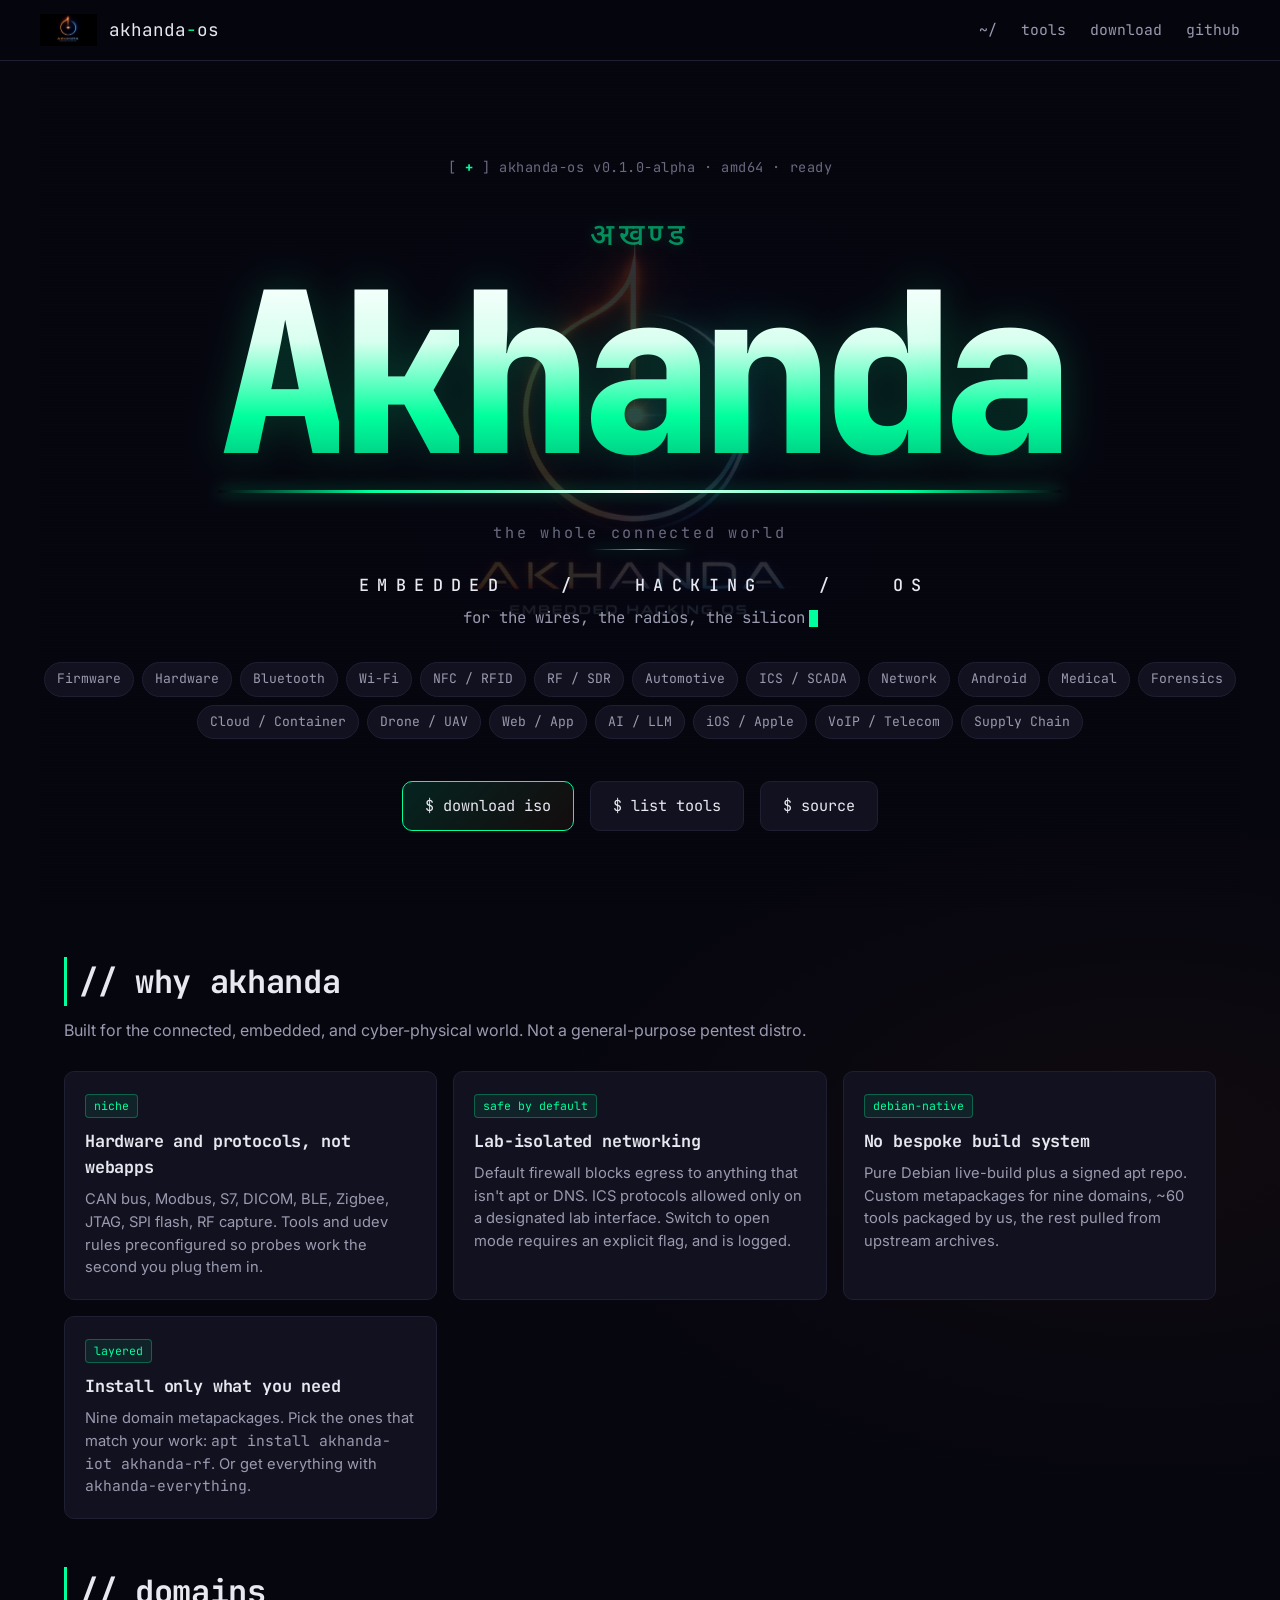
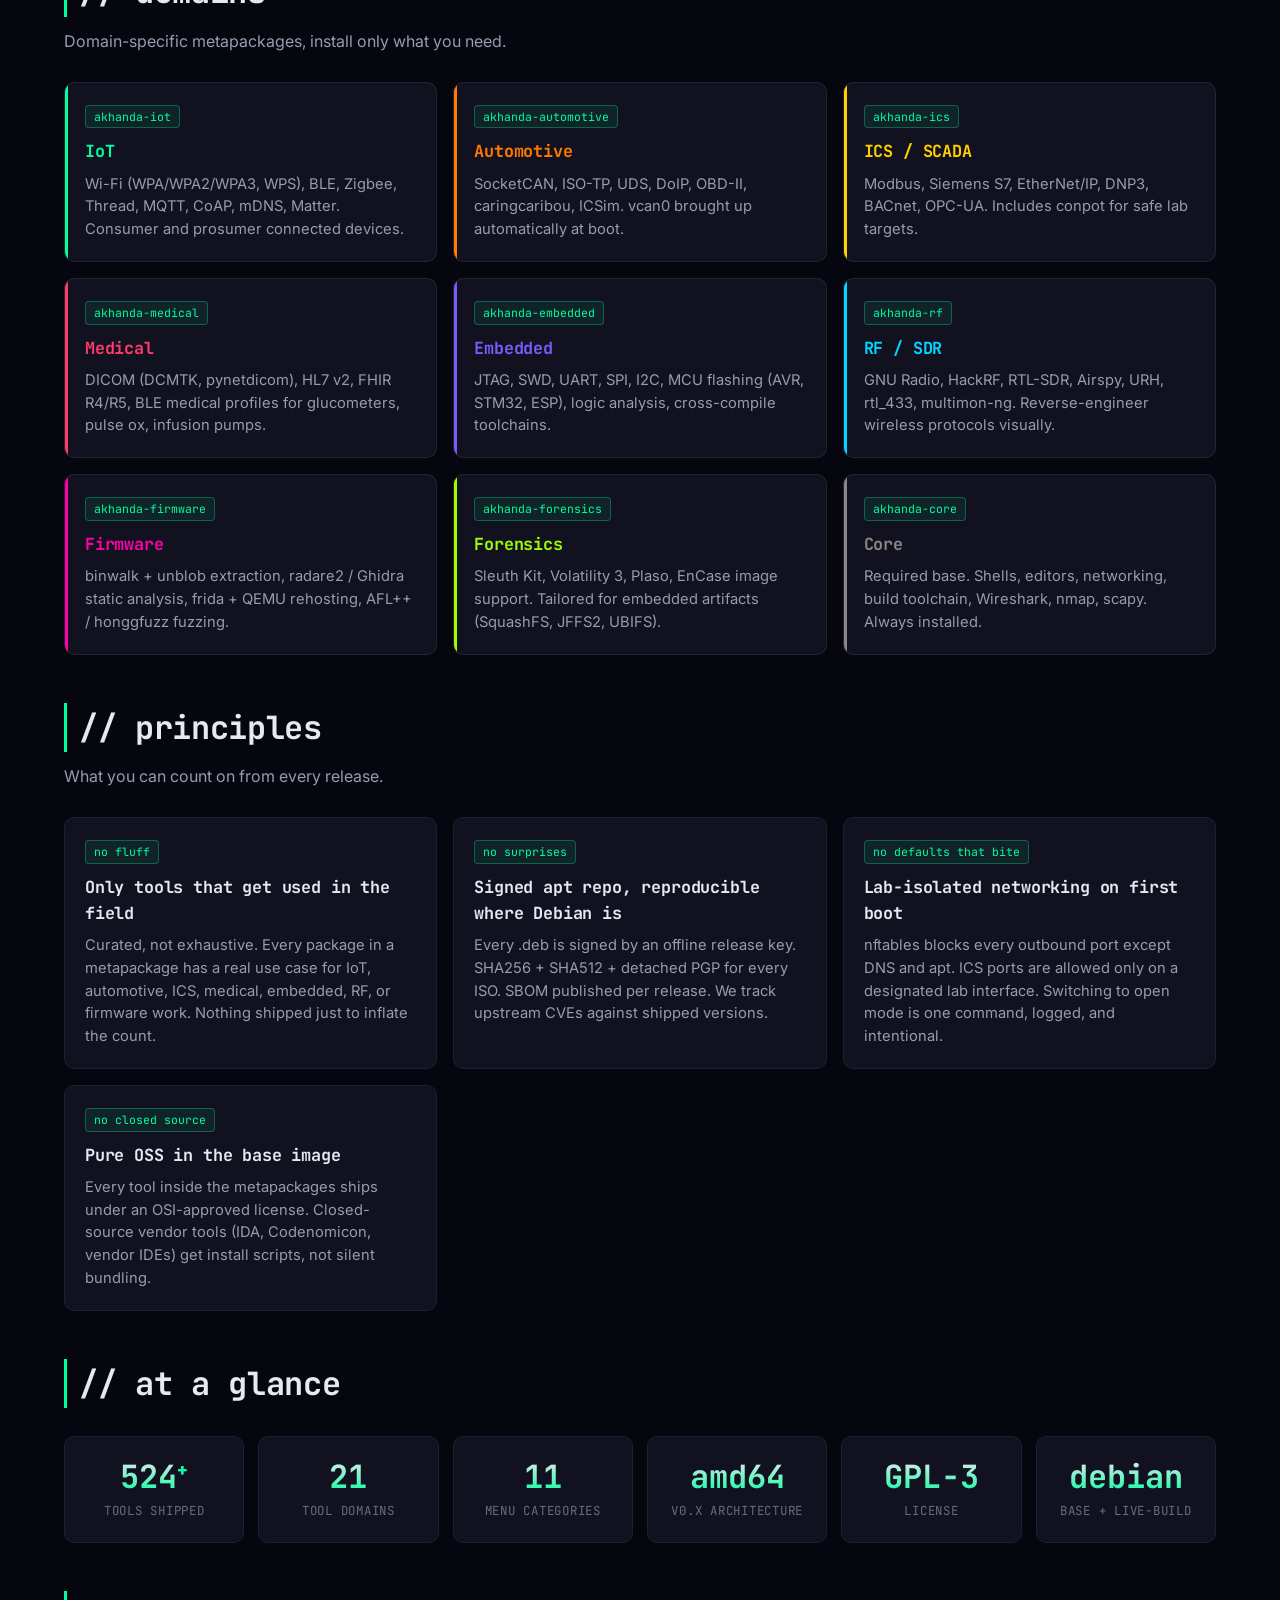
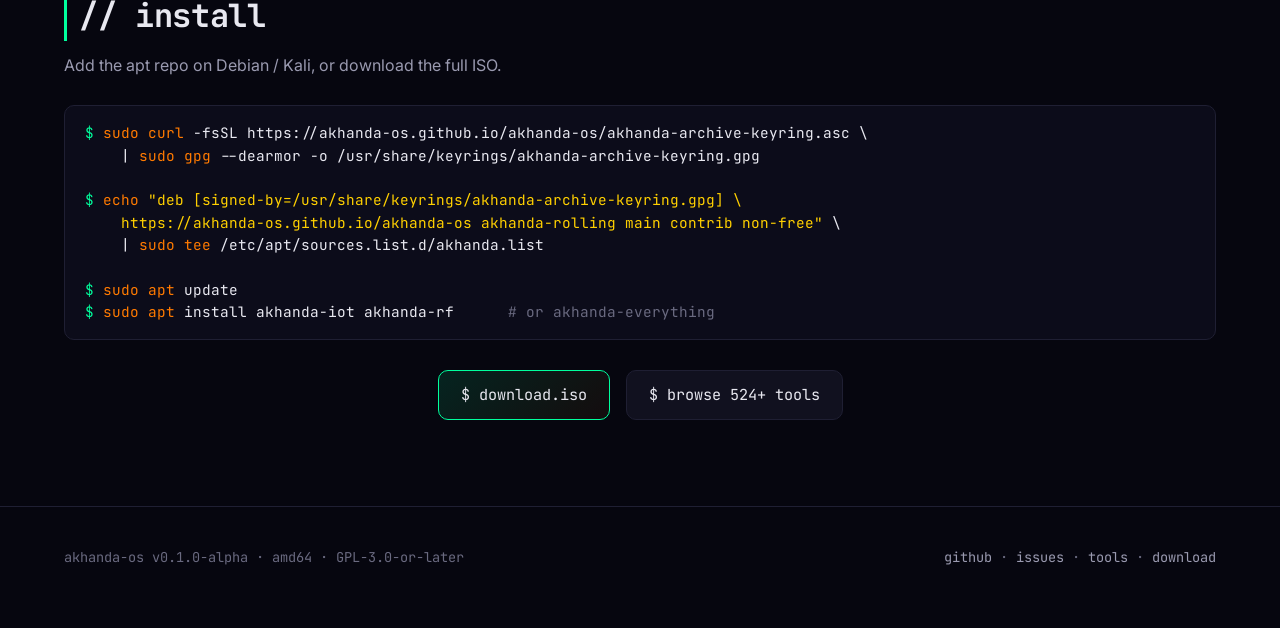
<file: index.html>
<!doctype html>
<html lang="en">
<head>
  <meta charset="utf-8">
  <meta name="viewport" content="width=device-width, initial-scale=1">
  <title>akhanda-os | Embedded Hacking OS</title>
  <meta name="description" content="Debian-based live security distribution for IoT, automotive, ICS, medical, embedded, RF, firmware, and supply-chain security work.">
  <meta property="og:title"       content="akhanda-os">
  <meta property="og:description" content="524+ tools across 21 domains for IoT, automotive, ICS, medical, embedded, RF, firmware, supply-chain.">
  <meta property="og:image"       content="https://akhanda-os.github.io/assets/img/akhanda.png">
  <meta property="og:type"        content="website">
  <meta name="theme-color" content="#06060f">
  <link rel="icon" type="image/png" href="assets/img/akhanda.png">
  <link rel="preconnect" href="https://fonts.googleapis.com">
  <link rel="preconnect" href="https://fonts.gstatic.com" crossorigin>
  <link rel="stylesheet" href="https://fonts.googleapis.com/css2?family=JetBrains+Mono:wght@400;500;600;700;900&family=Inter:wght@400;500;600&family=Noto+Sans+Devanagari:wght@500;600&family=Noto+Sans+Bengali:wght@500&family=Noto+Sans+Gujarati:wght@500&family=Noto+Sans+Gurmukhi:wght@500&family=Noto+Sans+Tamil:wght@500&family=Noto+Sans+Telugu:wght@500&family=Noto+Sans+Kannada:wght@500&family=Noto+Sans+Malayalam:wght@500&family=Noto+Sans+Oriya:wght@500&family=Noto+Naskh+Arabic:wght@500&family=Noto+Nastaliq+Urdu:wght@500&display=swap">
  <link rel="stylesheet" href="assets/css/style.css">
</head>
<body>


  <header class="site">
    <div class="container nav">
      <a class="brand" href="/">
        <img src="assets/img/akhanda.png" alt="">
        <span>akhanda<span class="dot">-</span>os</span>
      </a>
      <nav class="nav-links">
        <a href="/">~/</a>
        <a href="tools.html">tools</a>
        <a href="download.html">download</a>
        <a href="https://github.com/akhanda-os/akhanda-os" target="_blank" rel="noopener">github</a>
      </nav>
    </div>
  </header>

  <main>
    <section class="hero container">
      <div class="boot-line">[ <span class="ok">+</span> ] akhanda-os v0.1.0-alpha &middot; amd64 &middot; ready</div>

      <div class="sanskrit" lang="sa" aria-hidden="true">अखण्ड</div>

      <h1 class="wordmark" aria-label="Akhanda">
        <span>A</span><span>k</span><span>h</span><span>a</span><span>n</span><span>d</span><span>a</span>
        <span class="underbar" aria-hidden="true"></span>
      </h1>

      <p class="meaning">the whole connected world</p>

      <div class="rule"></div>

      <div class="subtitle">EMBEDDED &nbsp; / &nbsp; HACKING &nbsp; / &nbsp; OS</div>
      <p class="tagline">for the wires, the radios, the silicon<span class="cursor"></span></p>

      <div class="domains">
        <span class="pill">Firmware</span>
        <span class="pill">Hardware</span>
        <span class="pill">Bluetooth</span>
        <span class="pill">Wi-Fi</span>
        <span class="pill">NFC / RFID</span>
        <span class="pill">RF / SDR</span>
        <span class="pill">Automotive</span>
        <span class="pill">ICS / SCADA</span>
        <span class="pill">Network</span>
        <span class="pill">Android</span>
        <span class="pill">Medical</span>
        <span class="pill">Forensics</span>
                <span class="pill">Cloud / Container</span>
        <span class="pill">Drone / UAV</span>
        <span class="pill">Web / App</span>
        <span class="pill">AI / LLM</span>
        <span class="pill">iOS / Apple</span>
        <span class="pill">VoIP / Telecom</span>
        <span class="pill">Supply Chain</span>
      </div>

      <div class="cta-row">
        <a class="cta primary" href="download.html">$ download iso</a>
        <a class="cta" href="tools.html">$ list tools</a>
        <a class="cta" href="https://github.com/akhanda-os/akhanda-os" target="_blank" rel="noopener">$ source</a>
      </div>
    </section>

    <section class="container">
      <h2>// why akhanda</h2>
      <p class="section-sub">Built for the connected, embedded, and cyber-physical world. Not a general-purpose pentest distro.</p>

      <div class="grid grid-2">
        <article class="card">
          <span class="tag">niche</span>
          <h3>Hardware and protocols, not webapps</h3>
          <p>CAN bus, Modbus, S7, DICOM, BLE, Zigbee, JTAG, SPI flash, RF capture. Tools and udev rules preconfigured so probes work the second you plug them in.</p>
        </article>
        <article class="card">
          <span class="tag">safe by default</span>
          <h3>Lab-isolated networking</h3>
          <p>Default firewall blocks egress to anything that isn't apt or DNS. ICS protocols allowed only on a designated lab interface. Switch to open mode requires an explicit flag, and is logged.</p>
        </article>
        <article class="card">
          <span class="tag">debian-native</span>
          <h3>No bespoke build system</h3>
          <p>Pure Debian live-build plus a signed apt repo. Custom metapackages for nine domains, ~60 tools packaged by us, the rest pulled from upstream archives.</p>
        </article>
        <article class="card">
          <span class="tag">layered</span>
          <h3>Install only what you need</h3>
          <p>Nine domain metapackages. Pick the ones that match your work: <code class="mono">apt install akhanda-iot akhanda-rf</code>. Or get everything with <code class="mono">akhanda-everything</code>.</p>
        </article>
      </div>
    </section>

    <section class="container">
      <h2>// domains</h2>
      <p class="section-sub">Domain-specific metapackages, install only what you need.</p>

      <div class="grid grid-3" id="domain-grid">
        <article class="card domain" style="--c:#00ff9d">
          <span class="tag">akhanda-iot</span>
          <h3>IoT</h3>
          <p>Wi-Fi (WPA/WPA2/WPA3, WPS), BLE, Zigbee, Thread, MQTT, CoAP, mDNS, Matter. Consumer and prosumer connected devices.</p>
        </article>
        <article class="card domain" style="--c:#ff7a00">
          <span class="tag">akhanda-automotive</span>
          <h3>Automotive</h3>
          <p>SocketCAN, ISO-TP, UDS, DoIP, OBD-II, caringcaribou, ICSim. vcan0 brought up automatically at boot.</p>
        </article>
        <article class="card domain" style="--c:#ffd000">
          <span class="tag">akhanda-ics</span>
          <h3>ICS / SCADA</h3>
          <p>Modbus, Siemens S7, EtherNet/IP, DNP3, BACnet, OPC-UA. Includes conpot for safe lab targets.</p>
        </article>
        <article class="card domain" style="--c:#ff3b6b">
          <span class="tag">akhanda-medical</span>
          <h3>Medical</h3>
          <p>DICOM (DCMTK, pynetdicom), HL7 v2, FHIR R4/R5, BLE medical profiles for glucometers, pulse ox, infusion pumps.</p>
        </article>
        <article class="card domain" style="--c:#7a5cff">
          <span class="tag">akhanda-embedded</span>
          <h3>Embedded</h3>
          <p>JTAG, SWD, UART, SPI, I2C, MCU flashing (AVR, STM32, ESP), logic analysis, cross-compile toolchains.</p>
        </article>
        <article class="card domain" style="--c:#00d6ff">
          <span class="tag">akhanda-rf</span>
          <h3>RF / SDR</h3>
          <p>GNU Radio, HackRF, RTL-SDR, Airspy, URH, rtl_433, multimon-ng. Reverse-engineer wireless protocols visually.</p>
        </article>
        <article class="card domain" style="--c:#ff00aa">
          <span class="tag">akhanda-firmware</span>
          <h3>Firmware</h3>
          <p>binwalk + unblob extraction, radare2 / Ghidra static analysis, frida + QEMU rehosting, AFL++ / honggfuzz fuzzing.</p>
        </article>
        <article class="card domain" style="--c:#9bff00">
          <span class="tag">akhanda-forensics</span>
          <h3>Forensics</h3>
          <p>Sleuth Kit, Volatility 3, Plaso, EnCase image support. Tailored for embedded artifacts (SquashFS, JFFS2, UBIFS).</p>
        </article>
        <article class="card domain" style="--c:#888888">
          <span class="tag">akhanda-core</span>
          <h3>Core</h3>
          <p>Required base. Shells, editors, networking, build toolchain, Wireshark, nmap, scapy. Always installed.</p>
        </article>
      </div>
    </section>

    <section class="container">
      <h2>// principles</h2>
      <p class="section-sub">What you can count on from every release.</p>
      <div class="grid grid-2">
        <article class="card"><span class="tag">no fluff</span>
          <h3>Only tools that get used in the field</h3>
          <p>Curated, not exhaustive. Every package in a metapackage has a real use case for IoT, automotive, ICS, medical, embedded, RF, or firmware work. Nothing shipped just to inflate the count.</p>
        </article>
        <article class="card"><span class="tag">no surprises</span>
          <h3>Signed apt repo, reproducible where Debian is</h3>
          <p>Every .deb is signed by an offline release key. SHA256 + SHA512 + detached PGP for every ISO. SBOM published per release. We track upstream CVEs against shipped versions.</p>
        </article>
        <article class="card"><span class="tag">no defaults that bite</span>
          <h3>Lab-isolated networking on first boot</h3>
          <p>nftables blocks every outbound port except DNS and apt. ICS ports are allowed only on a designated lab interface. Switching to open mode is one command, logged, and intentional.</p>
        </article>
        <article class="card"><span class="tag">no closed source</span>
          <h3>Pure OSS in the base image</h3>
          <p>Every tool inside the metapackages ships under an OSI-approved license. Closed-source vendor tools (IDA, Codenomicon, vendor IDEs) get install scripts, not silent bundling.</p>
        </article>
      </div>
    </section>

    <section class="container">
      <h2>// at a glance</h2>
      <div class="stats">
        <div class="stat"><div class="n">524<sup>+</sup></div><div class="l">tools shipped</div></div>
        <div class="stat"><div class="n">21</div><div class="l">tool domains</div></div>
        <div class="stat"><div class="n">11</div><div class="l">menu categories</div></div>
        <div class="stat"><div class="n">amd64</div><div class="l">v0.x architecture</div></div>
        <div class="stat"><div class="n">GPL-3</div><div class="l">license</div></div>
        <div class="stat"><div class="n">debian</div><div class="l">base + live-build</div></div>
      </div>
    </section>

    <section class="container">
      <h2>// install</h2>
      <p class="section-sub">Add the apt repo on Debian / Kali, or download the full ISO.</p>
<pre><span class="prompt">$</span> <span class="k">sudo curl</span> -fsSL https://akhanda-os.github.io/akhanda-os/akhanda-archive-keyring.asc \
    | <span class="k">sudo gpg</span> --dearmor -o /usr/share/keyrings/akhanda-archive-keyring.gpg

<span class="prompt">$</span> <span class="k">echo</span> <span class="s">"deb [signed-by=/usr/share/keyrings/akhanda-archive-keyring.gpg] \
    https://akhanda-os.github.io/akhanda-os akhanda-rolling main contrib non-free"</span> \
    | <span class="k">sudo tee</span> /etc/apt/sources.list.d/akhanda.list

<span class="prompt">$</span> <span class="k">sudo apt</span> update
<span class="prompt">$</span> <span class="k">sudo apt</span> install akhanda-iot akhanda-rf      <span class="c"># or akhanda-everything</span></pre>

      <p class="center" style="margin-top:24px">
        <a class="cta primary" href="download.html">$ download.iso</a>
        <a class="cta" href="tools.html">$ browse 524+ tools</a>
      </p>
    </section>

  </main>

  <footer class="site">
    <div class="container row">
      <div>
        akhanda-os v0.1.0-alpha &middot; amd64 &middot; GPL-3.0-or-later
      </div>
      <div>
        <a href="https://github.com/akhanda-os/akhanda-os">github</a> &middot;
        <a href="https://github.com/akhanda-os/akhanda-os/issues">issues</a> &middot;
        <a href="tools.html">tools</a> &middot;
        <a href="download.html">download</a>
      </div>
    </div>
  </footer>

  <script src="assets/js/main.js"></script>
</body>
</html>
</file>
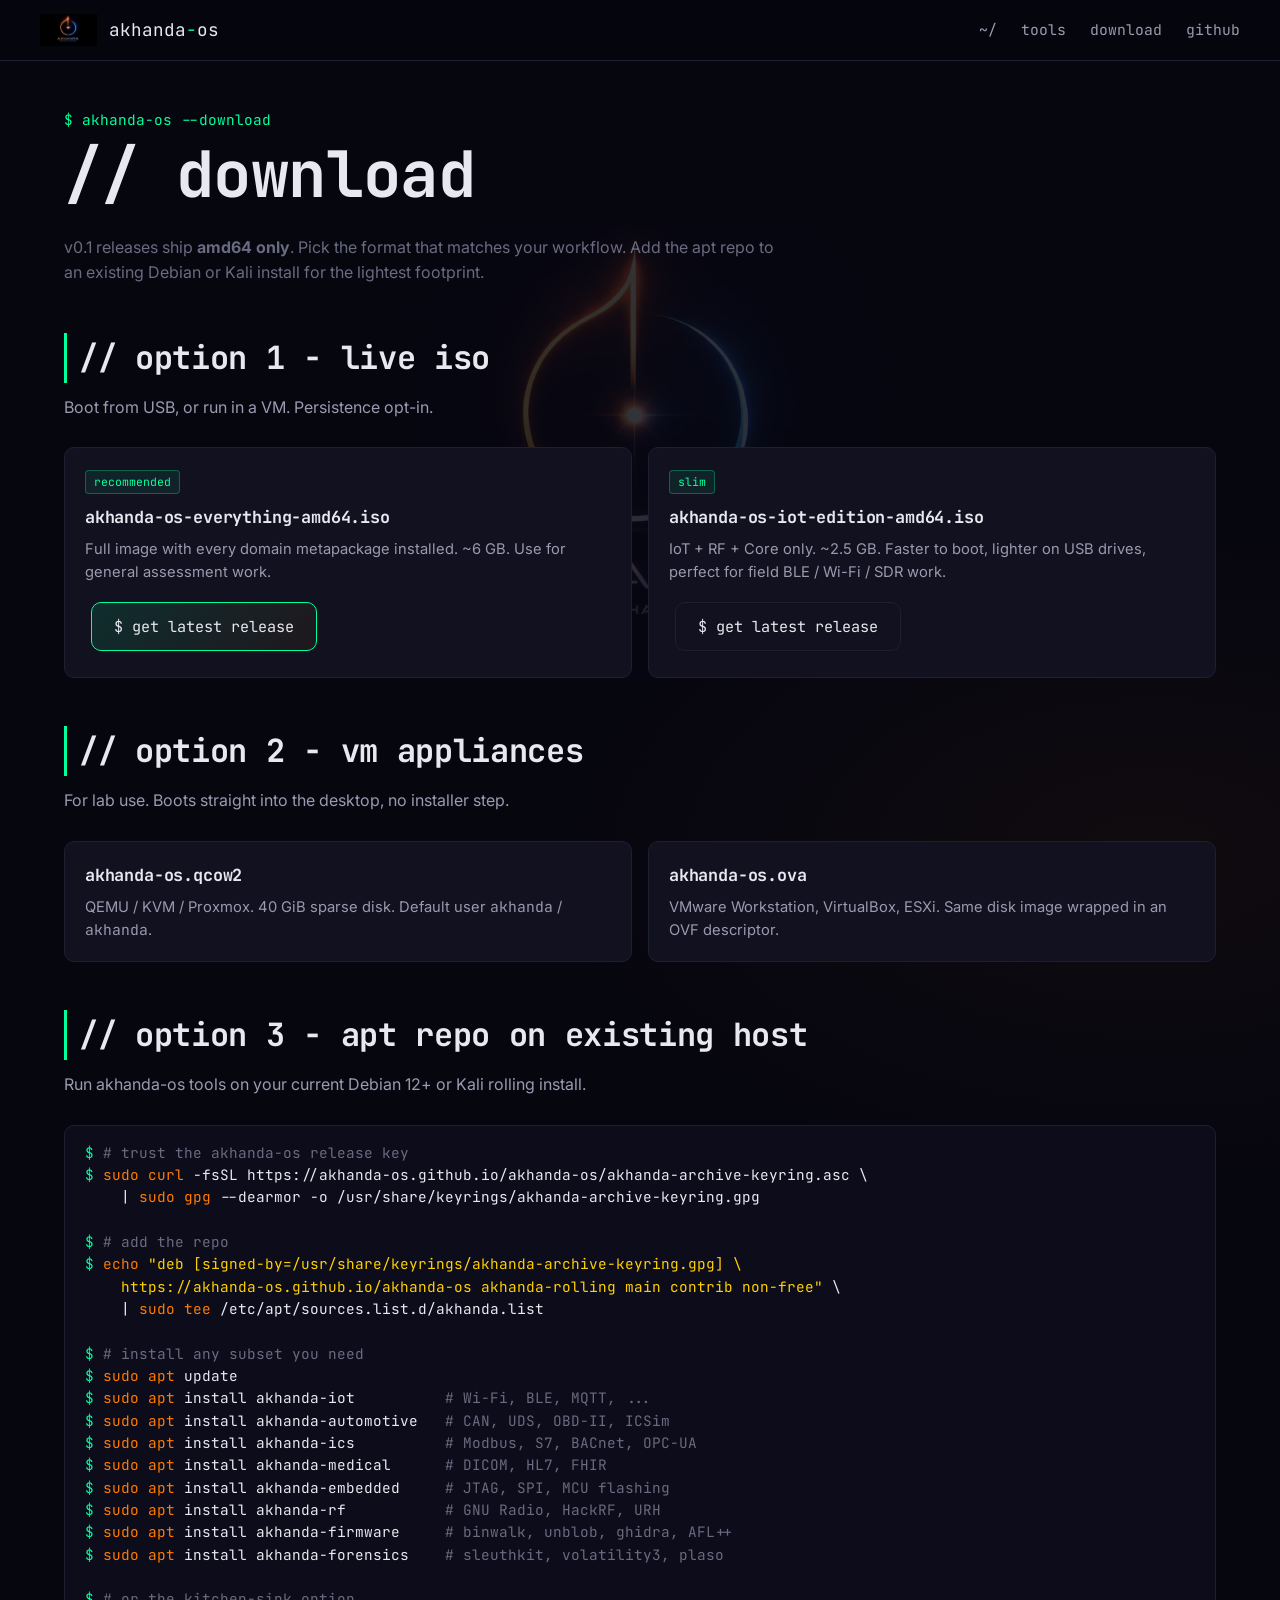
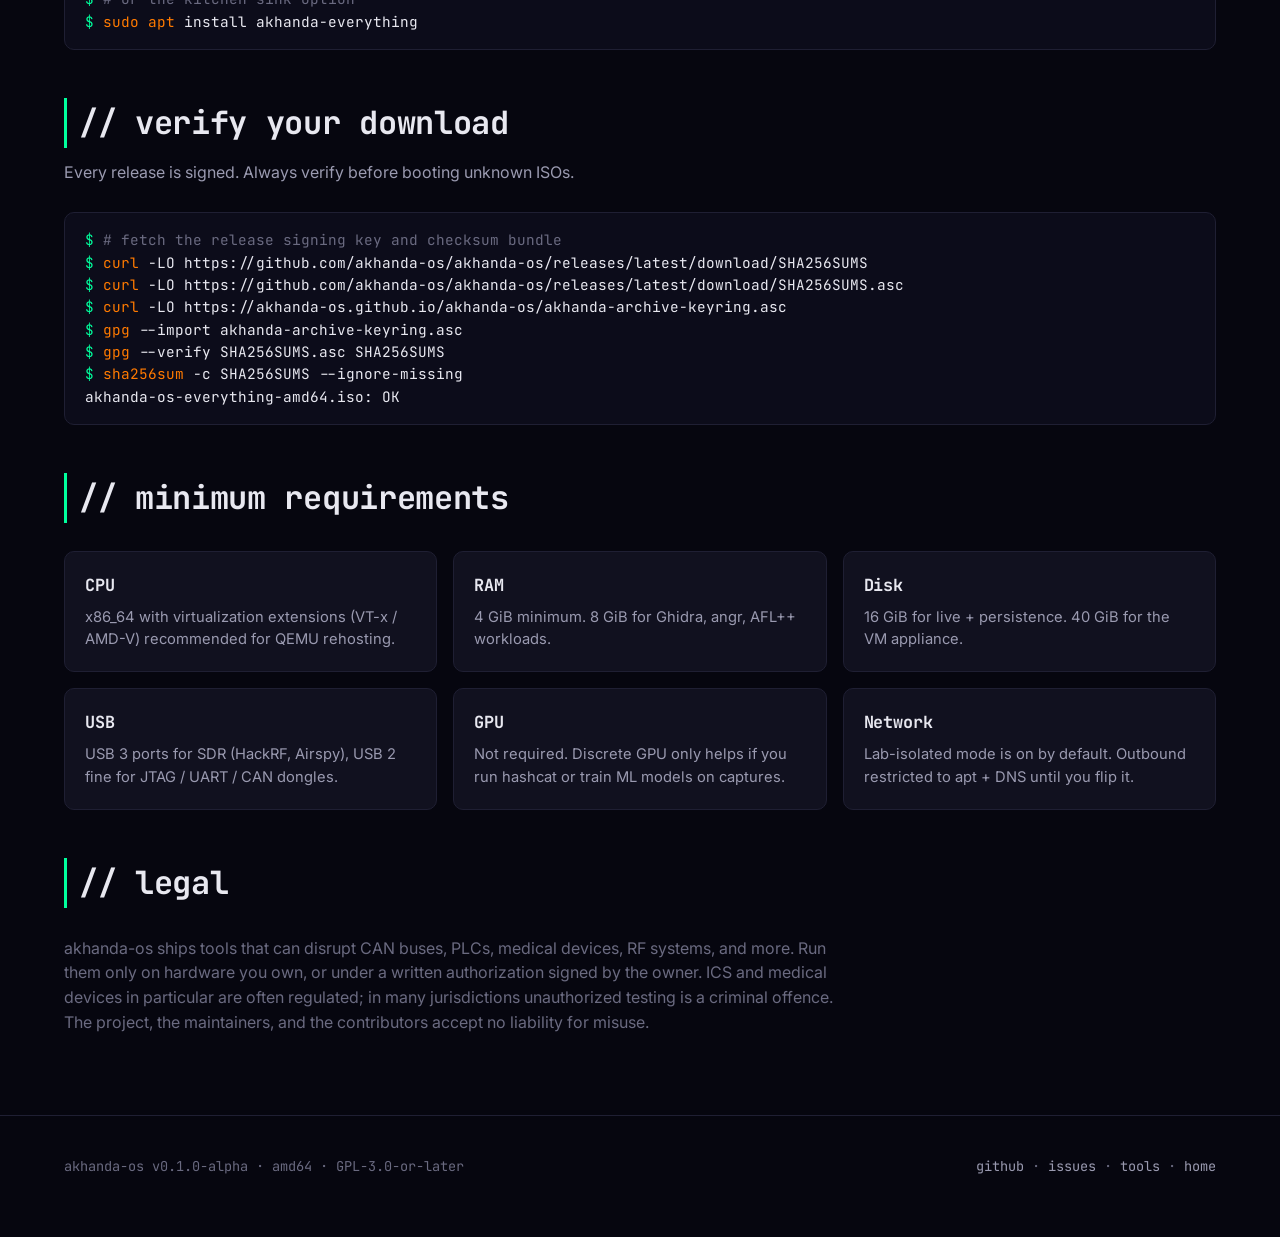
<file: download.html>
<!doctype html>
<html lang="en">
<head>
  <meta charset="utf-8">
  <meta name="viewport" content="width=device-width, initial-scale=1">
  <title>download | akhanda-os</title>
  <meta name="description" content="Download the akhanda-os live ISO, VM appliances, or add the apt repo to your existing Debian / Kali install.">
  <link rel="icon" type="image/png" href="assets/img/akhanda.png">
  <link rel="preconnect" href="https://fonts.googleapis.com">
  <link rel="preconnect" href="https://fonts.gstatic.com" crossorigin>
  <link rel="stylesheet" href="https://fonts.googleapis.com/css2?family=JetBrains+Mono:wght@400;500;600;700&family=Inter:wght@400;500;600&display=swap">
  <link rel="stylesheet" href="assets/css/style.css">
</head>
<body>


  <header class="site">
    <div class="container nav">
      <a class="brand" href="/">
        <img src="assets/img/akhanda.png" alt="">
        <span>akhanda<span class="dot">-</span>os</span>
      </a>
      <nav class="nav-links">
        <a href="/">~/</a>
        <a href="tools.html">tools</a>
        <a href="download.html">download</a>
        <a href="https://github.com/akhanda-os/akhanda-os" target="_blank" rel="noopener">github</a>
      </nav>
    </div>
  </header>

  <main>
    <section class="container" style="padding-top:48px">
      <div class="prompt mono" style="color:var(--accent);font-size:0.9rem;">$ akhanda-os --download</div>
      <h1 style="font-size:clamp(1.8rem,2vw+1rem,2.6rem);margin-top:8px;">// download</h1>
      <p class="muted" style="max-width:720px;">
        v0.1 releases ship <strong>amd64 only</strong>. Pick the format that matches your workflow.
        Add the apt repo to an existing Debian or Kali install for the lightest footprint.
      </p>
    </section>

    <section class="container">
      <h2>// option 1 - live iso</h2>
      <p class="section-sub">Boot from USB, or run in a VM. Persistence opt-in.</p>
      <div class="grid grid-2">
        <article class="card">
          <span class="tag">recommended</span>
          <h3>akhanda-os-everything-amd64.iso</h3>
          <p>Full image with every domain metapackage installed. ~6 GB. Use for general assessment work.</p>
          <p style="margin-top:12px;">
            <a class="cta primary" href="https://github.com/akhanda-os/akhanda-os/releases/latest">$ get latest release</a>
          </p>
        </article>
        <article class="card">
          <span class="tag">slim</span>
          <h3>akhanda-os-iot-edition-amd64.iso</h3>
          <p>IoT + RF + Core only. ~2.5 GB. Faster to boot, lighter on USB drives, perfect for field BLE / Wi-Fi / SDR work.</p>
          <p style="margin-top:12px;">
            <a class="cta" href="https://github.com/akhanda-os/akhanda-os/releases/latest">$ get latest release</a>
          </p>
        </article>
      </div>
    </section>

    <section class="container">
      <h2>// option 2 - vm appliances</h2>
      <p class="section-sub">For lab use. Boots straight into the desktop, no installer step.</p>
      <div class="grid grid-2">
        <article class="card">
          <h3>akhanda-os.qcow2</h3>
          <p>QEMU / KVM / Proxmox. 40 GiB sparse disk. Default user <code>akhanda</code> / <code>akhanda</code>.</p>
        </article>
        <article class="card">
          <h3>akhanda-os.ova</h3>
          <p>VMware Workstation, VirtualBox, ESXi. Same disk image wrapped in an OVF descriptor.</p>
        </article>
      </div>
    </section>

    <section class="container">
      <h2>// option 3 - apt repo on existing host</h2>
      <p class="section-sub">Run akhanda-os tools on your current Debian 12+ or Kali rolling install.</p>
<pre><span class="prompt">$</span> <span class="c"># trust the akhanda-os release key</span>
<span class="prompt">$</span> <span class="k">sudo curl</span> -fsSL https://akhanda-os.github.io/akhanda-os/akhanda-archive-keyring.asc \
    | <span class="k">sudo gpg</span> --dearmor -o /usr/share/keyrings/akhanda-archive-keyring.gpg

<span class="prompt">$</span> <span class="c"># add the repo</span>
<span class="prompt">$</span> <span class="k">echo</span> <span class="s">"deb [signed-by=/usr/share/keyrings/akhanda-archive-keyring.gpg] \
    https://akhanda-os.github.io/akhanda-os akhanda-rolling main contrib non-free"</span> \
    | <span class="k">sudo tee</span> /etc/apt/sources.list.d/akhanda.list

<span class="prompt">$</span> <span class="c"># install any subset you need</span>
<span class="prompt">$</span> <span class="k">sudo apt</span> update
<span class="prompt">$</span> <span class="k">sudo apt</span> install akhanda-iot          <span class="c"># Wi-Fi, BLE, MQTT, ...</span>
<span class="prompt">$</span> <span class="k">sudo apt</span> install akhanda-automotive   <span class="c"># CAN, UDS, OBD-II, ICSim</span>
<span class="prompt">$</span> <span class="k">sudo apt</span> install akhanda-ics          <span class="c"># Modbus, S7, BACnet, OPC-UA</span>
<span class="prompt">$</span> <span class="k">sudo apt</span> install akhanda-medical      <span class="c"># DICOM, HL7, FHIR</span>
<span class="prompt">$</span> <span class="k">sudo apt</span> install akhanda-embedded     <span class="c"># JTAG, SPI, MCU flashing</span>
<span class="prompt">$</span> <span class="k">sudo apt</span> install akhanda-rf           <span class="c"># GNU Radio, HackRF, URH</span>
<span class="prompt">$</span> <span class="k">sudo apt</span> install akhanda-firmware     <span class="c"># binwalk, unblob, ghidra, AFL++</span>
<span class="prompt">$</span> <span class="k">sudo apt</span> install akhanda-forensics    <span class="c"># sleuthkit, volatility3, plaso</span>

<span class="prompt">$</span> <span class="c"># or the kitchen-sink option</span>
<span class="prompt">$</span> <span class="k">sudo apt</span> install akhanda-everything</pre>
    </section>

    <section class="container">
      <h2>// verify your download</h2>
      <p class="section-sub">Every release is signed. Always verify before booting unknown ISOs.</p>
<pre><span class="prompt">$</span> <span class="c"># fetch the release signing key and checksum bundle</span>
<span class="prompt">$</span> <span class="k">curl</span> -LO https://github.com/akhanda-os/akhanda-os/releases/latest/download/SHA256SUMS
<span class="prompt">$</span> <span class="k">curl</span> -LO https://github.com/akhanda-os/akhanda-os/releases/latest/download/SHA256SUMS.asc
<span class="prompt">$</span> <span class="k">curl</span> -LO https://akhanda-os.github.io/akhanda-os/akhanda-archive-keyring.asc
<span class="prompt">$</span> <span class="k">gpg</span> --import akhanda-archive-keyring.asc
<span class="prompt">$</span> <span class="k">gpg</span> --verify SHA256SUMS.asc SHA256SUMS
<span class="prompt">$</span> <span class="k">sha256sum</span> -c SHA256SUMS --ignore-missing
akhanda-os-everything-amd64.iso: OK</pre>
    </section>

    <section class="container">
      <h2>// minimum requirements</h2>
      <div class="grid grid-3">
        <article class="card">
          <h3>CPU</h3>
          <p>x86_64 with virtualization extensions (VT-x / AMD-V) recommended for QEMU rehosting.</p>
        </article>
        <article class="card">
          <h3>RAM</h3>
          <p>4 GiB minimum. 8 GiB for Ghidra, angr, AFL++ workloads.</p>
        </article>
        <article class="card">
          <h3>Disk</h3>
          <p>16 GiB for live + persistence. 40 GiB for the VM appliance.</p>
        </article>
        <article class="card">
          <h3>USB</h3>
          <p>USB 3 ports for SDR (HackRF, Airspy), USB 2 fine for JTAG / UART / CAN dongles.</p>
        </article>
        <article class="card">
          <h3>GPU</h3>
          <p>Not required. Discrete GPU only helps if you run hashcat or train ML models on captures.</p>
        </article>
        <article class="card">
          <h3>Network</h3>
          <p>Lab-isolated mode is on by default. Outbound restricted to apt + DNS until you flip it.</p>
        </article>
      </div>
    </section>

    <section class="container">
      <h2>// legal</h2>
      <p class="muted" style="max-width:780px;">
        akhanda-os ships tools that can disrupt CAN buses, PLCs, medical devices, RF systems, and
        more. Run them only on hardware you own, or under a written authorization signed by the
        owner. ICS and medical devices in particular are often regulated; in many jurisdictions
        unauthorized testing is a criminal offence. The project, the maintainers, and the contributors
        accept no liability for misuse.
      </p>
    </section>
  </main>

  <footer class="site">
    <div class="container row">
      <div>akhanda-os v0.1.0-alpha &middot; amd64 &middot; GPL-3.0-or-later</div>
      <div>
        <a href="https://github.com/akhanda-os/akhanda-os">github</a> &middot;
        <a href="https://github.com/akhanda-os/akhanda-os/issues">issues</a> &middot;
        <a href="tools.html">tools</a> &middot;
        <a href="/">home</a>
      </div>
    </div>
  </footer>

  <script src="assets/js/main.js"></script>
</body>
</html>
</file>
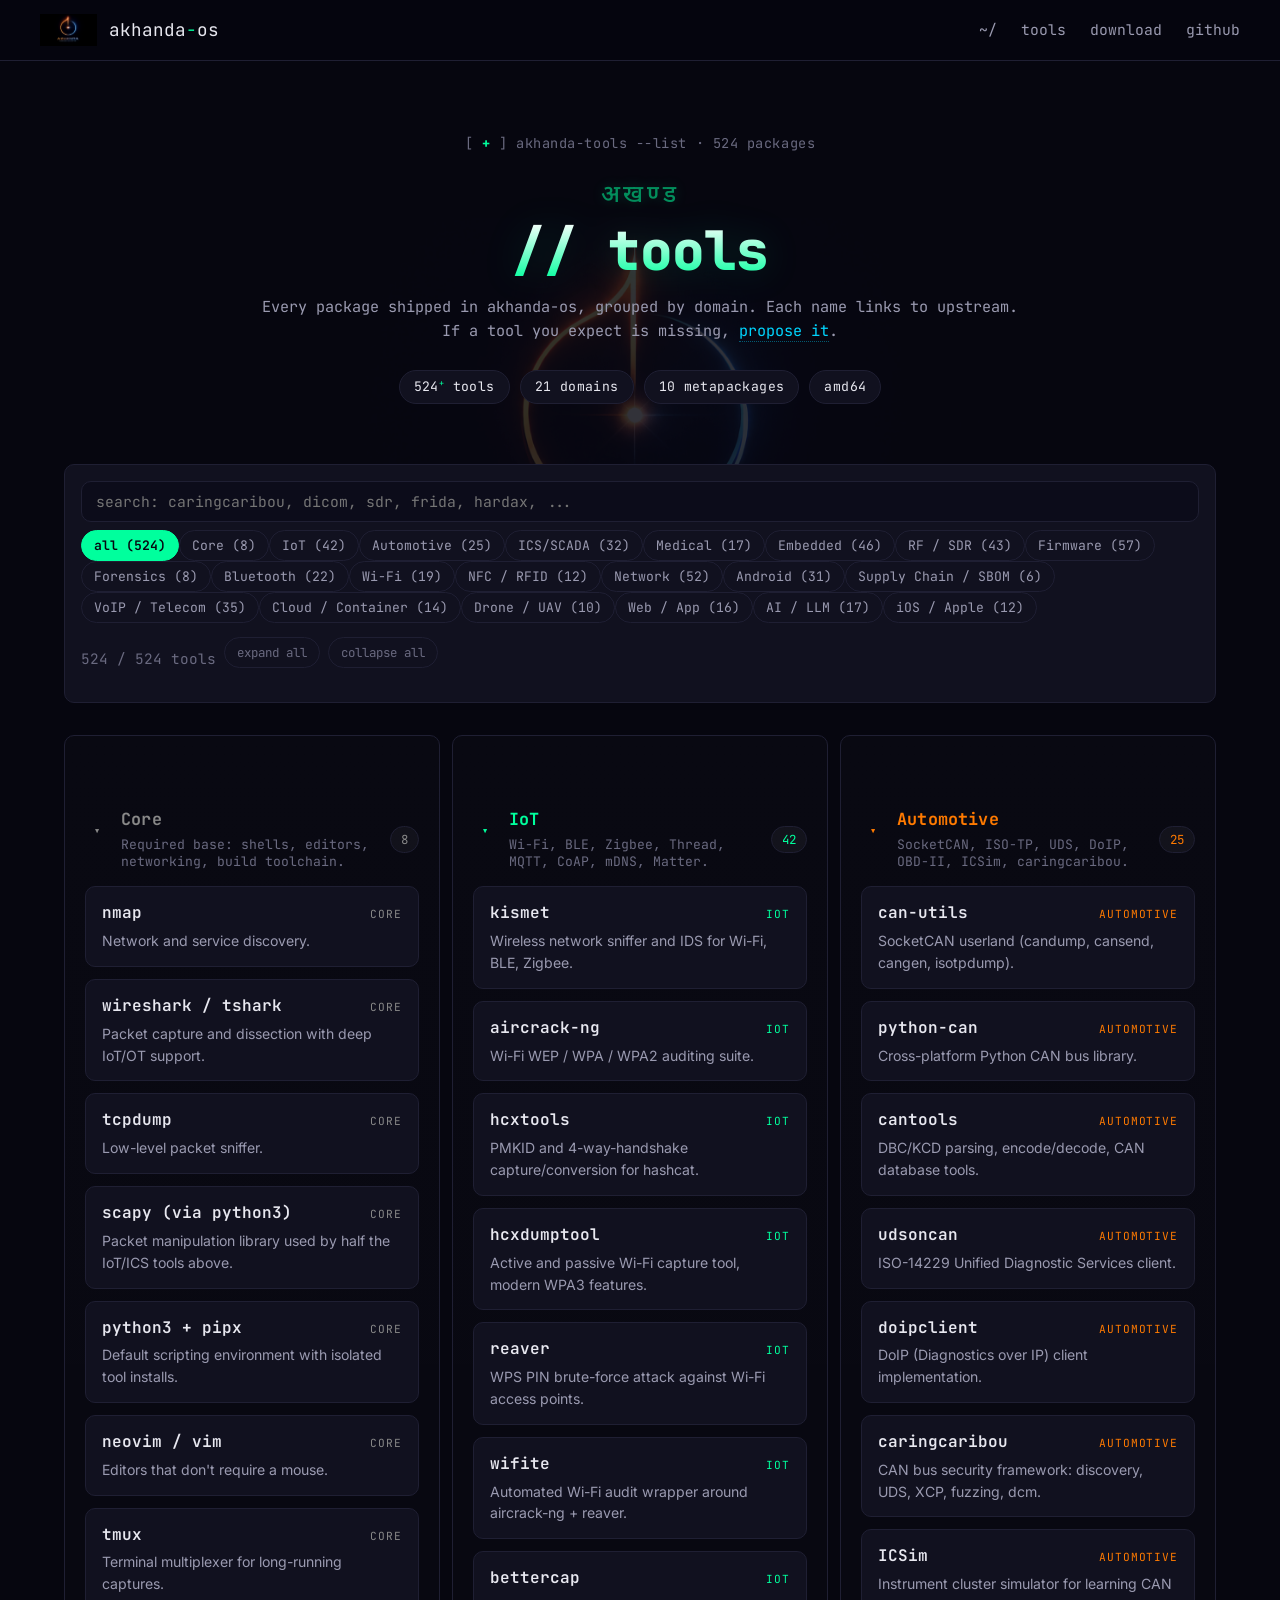
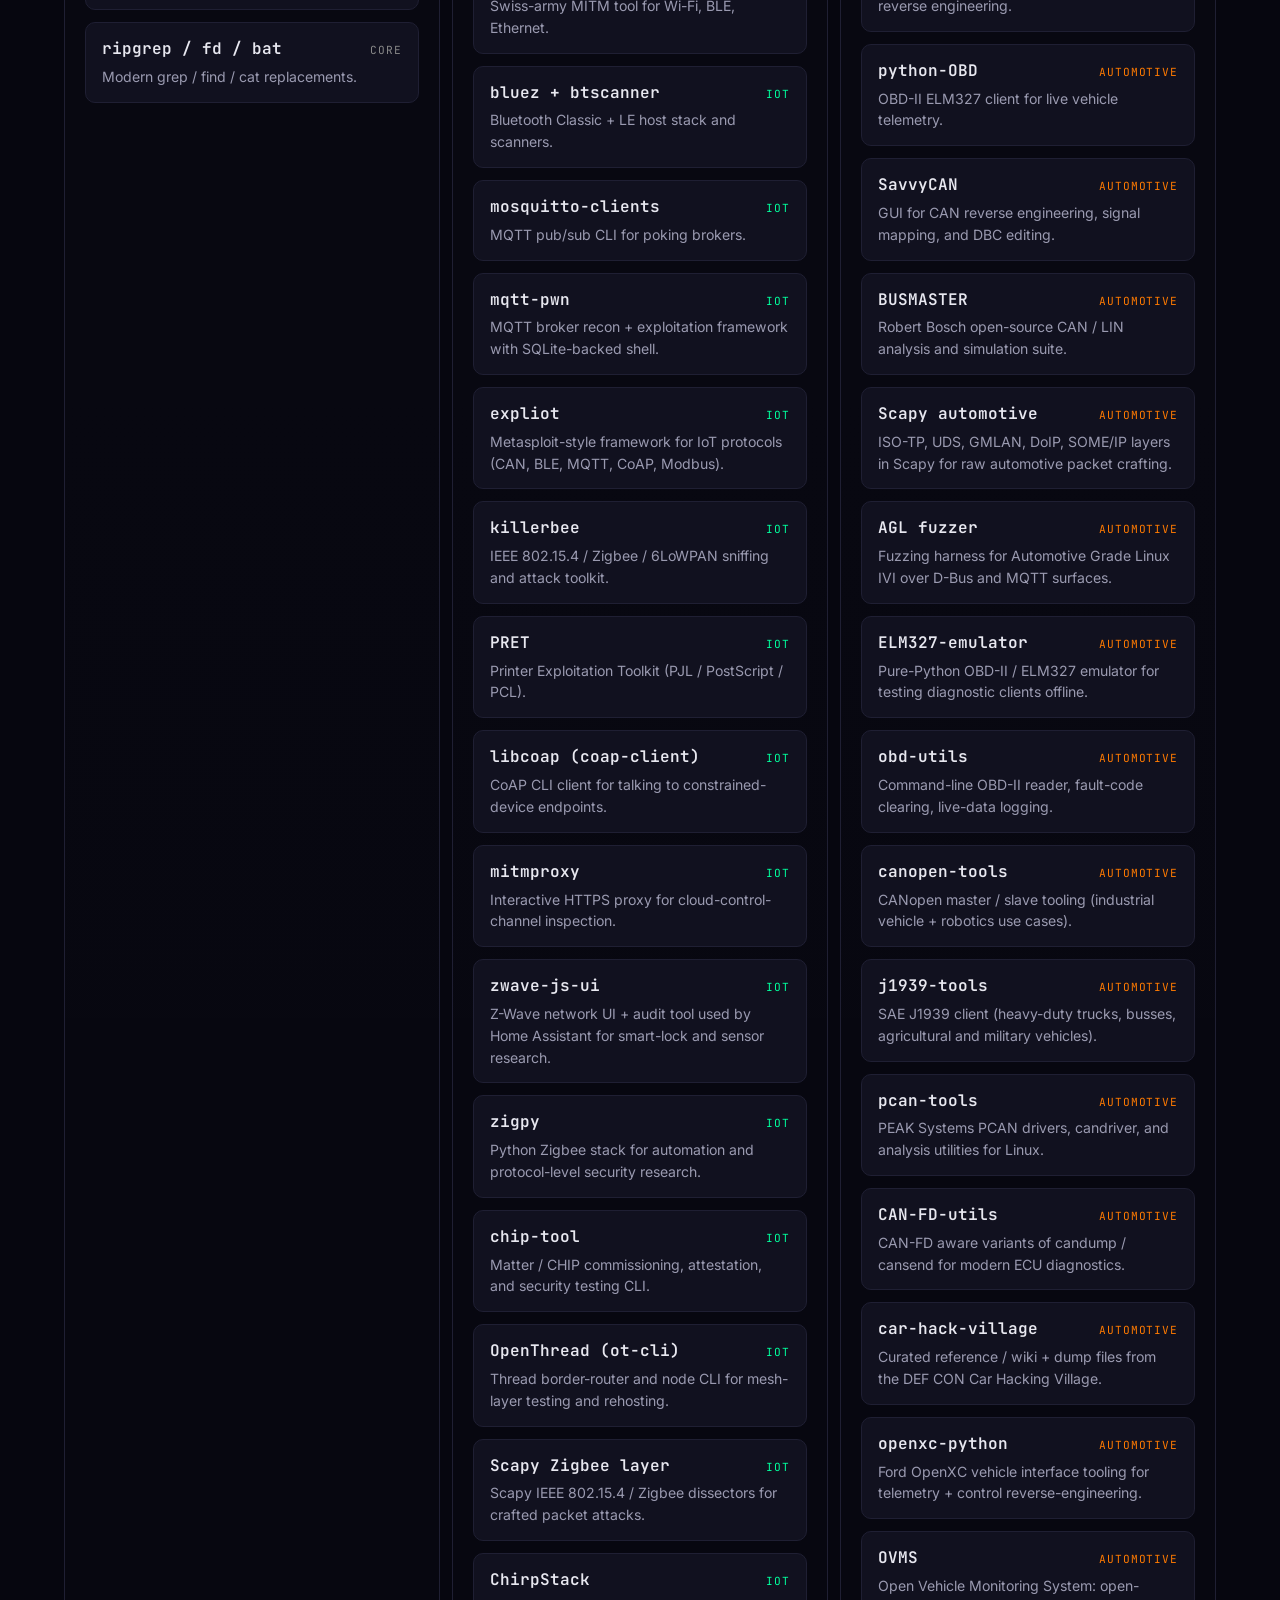
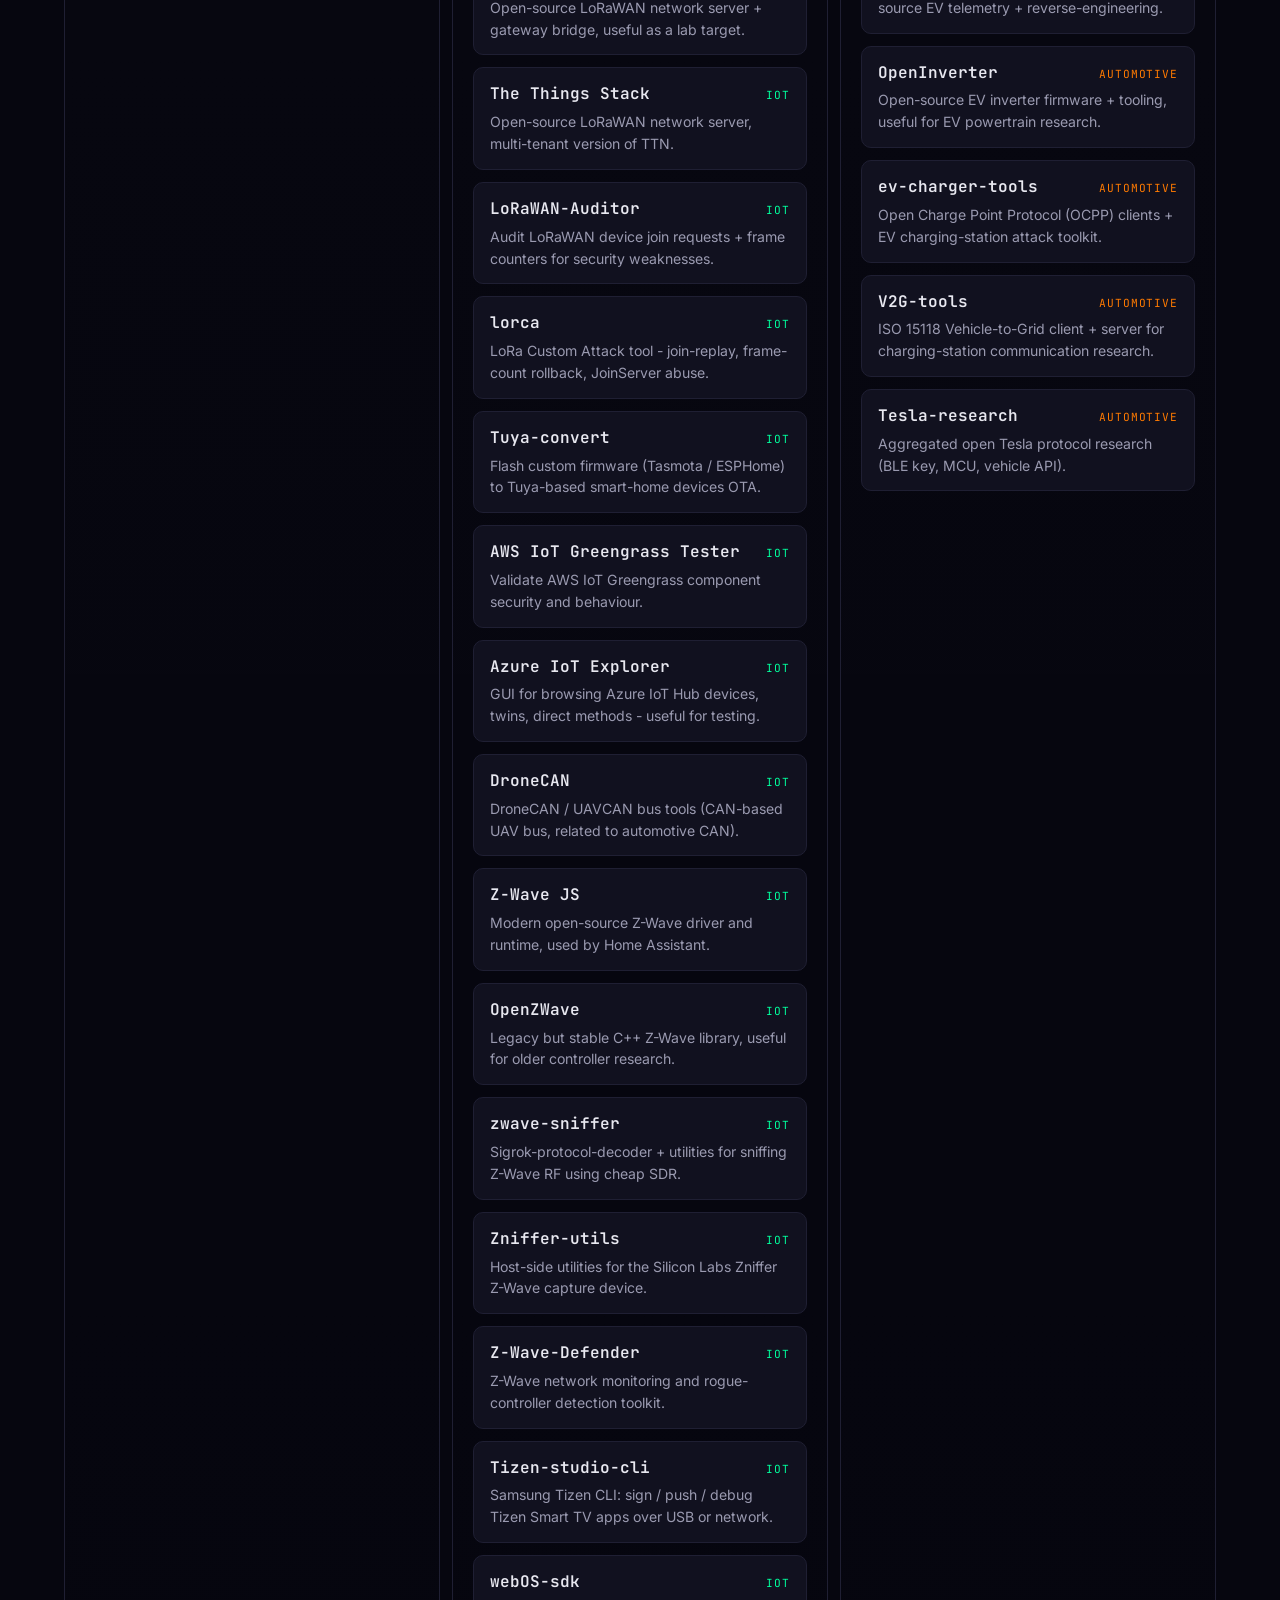
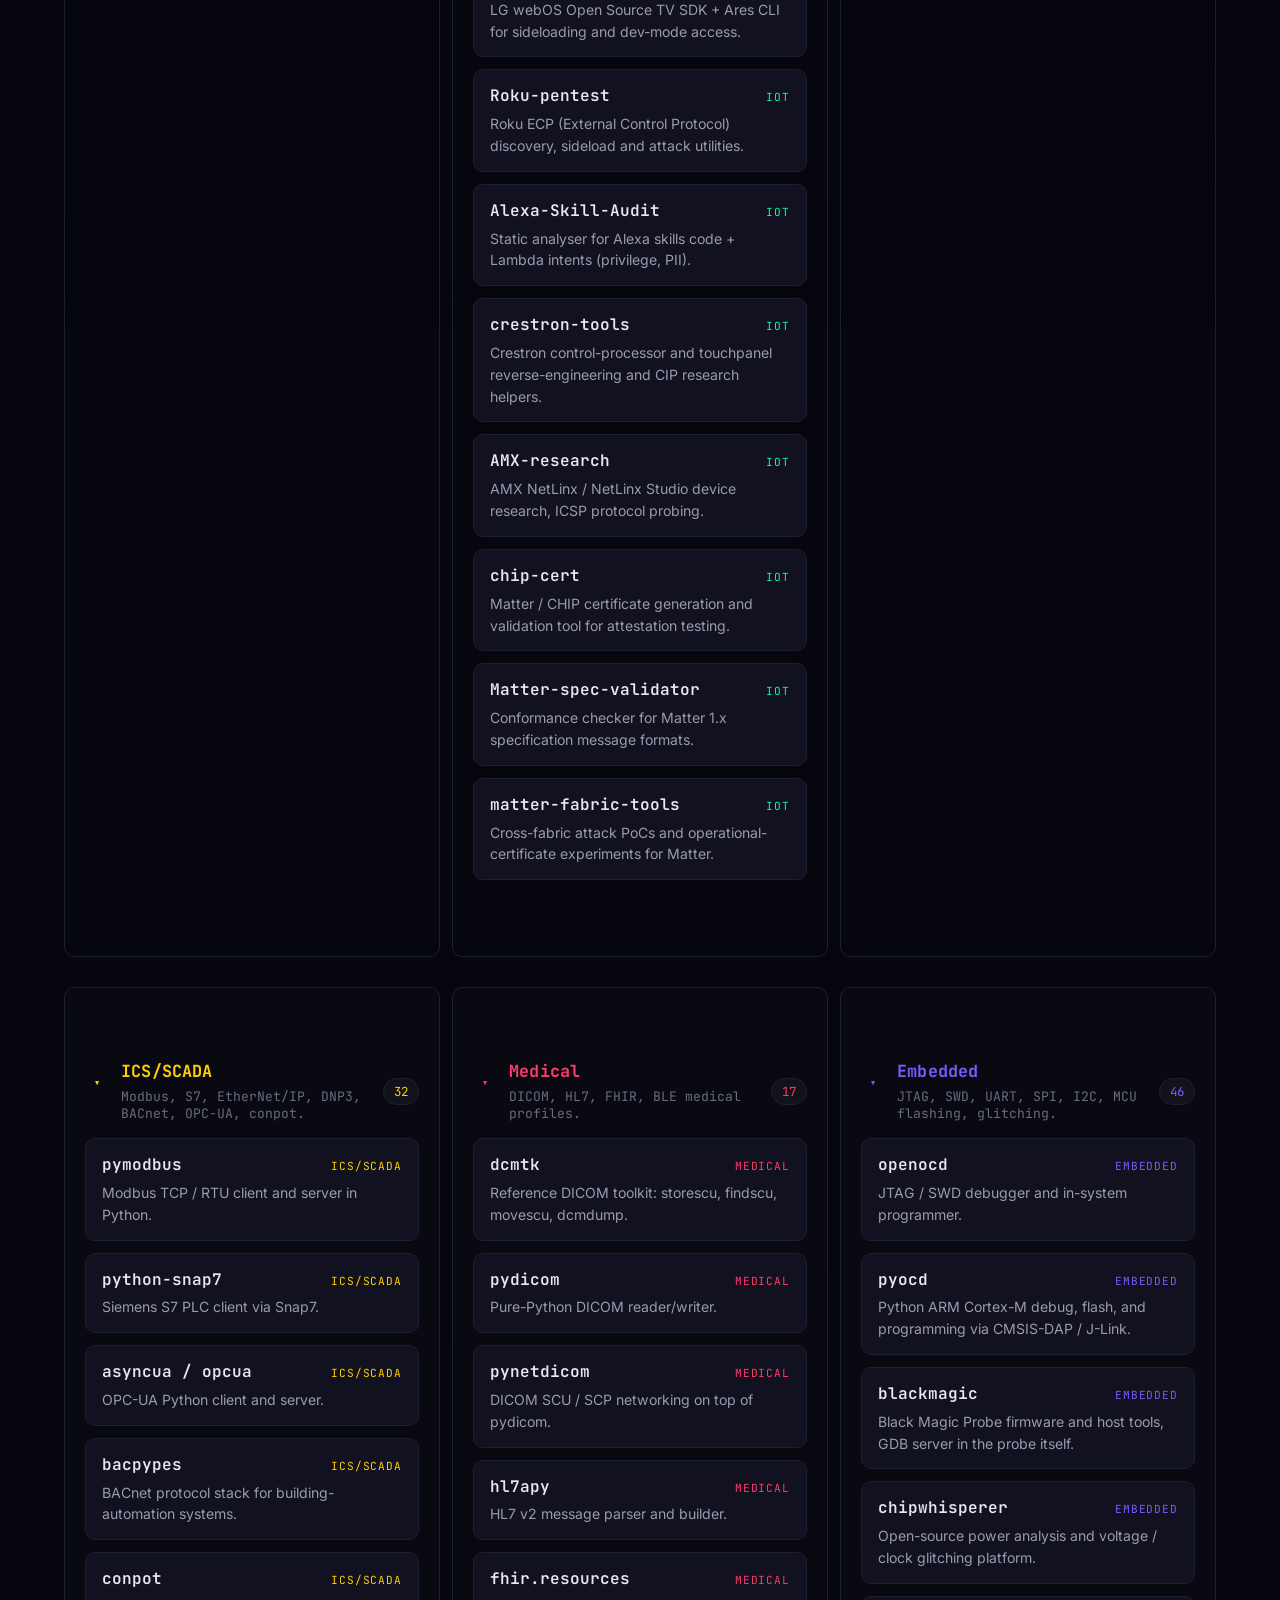
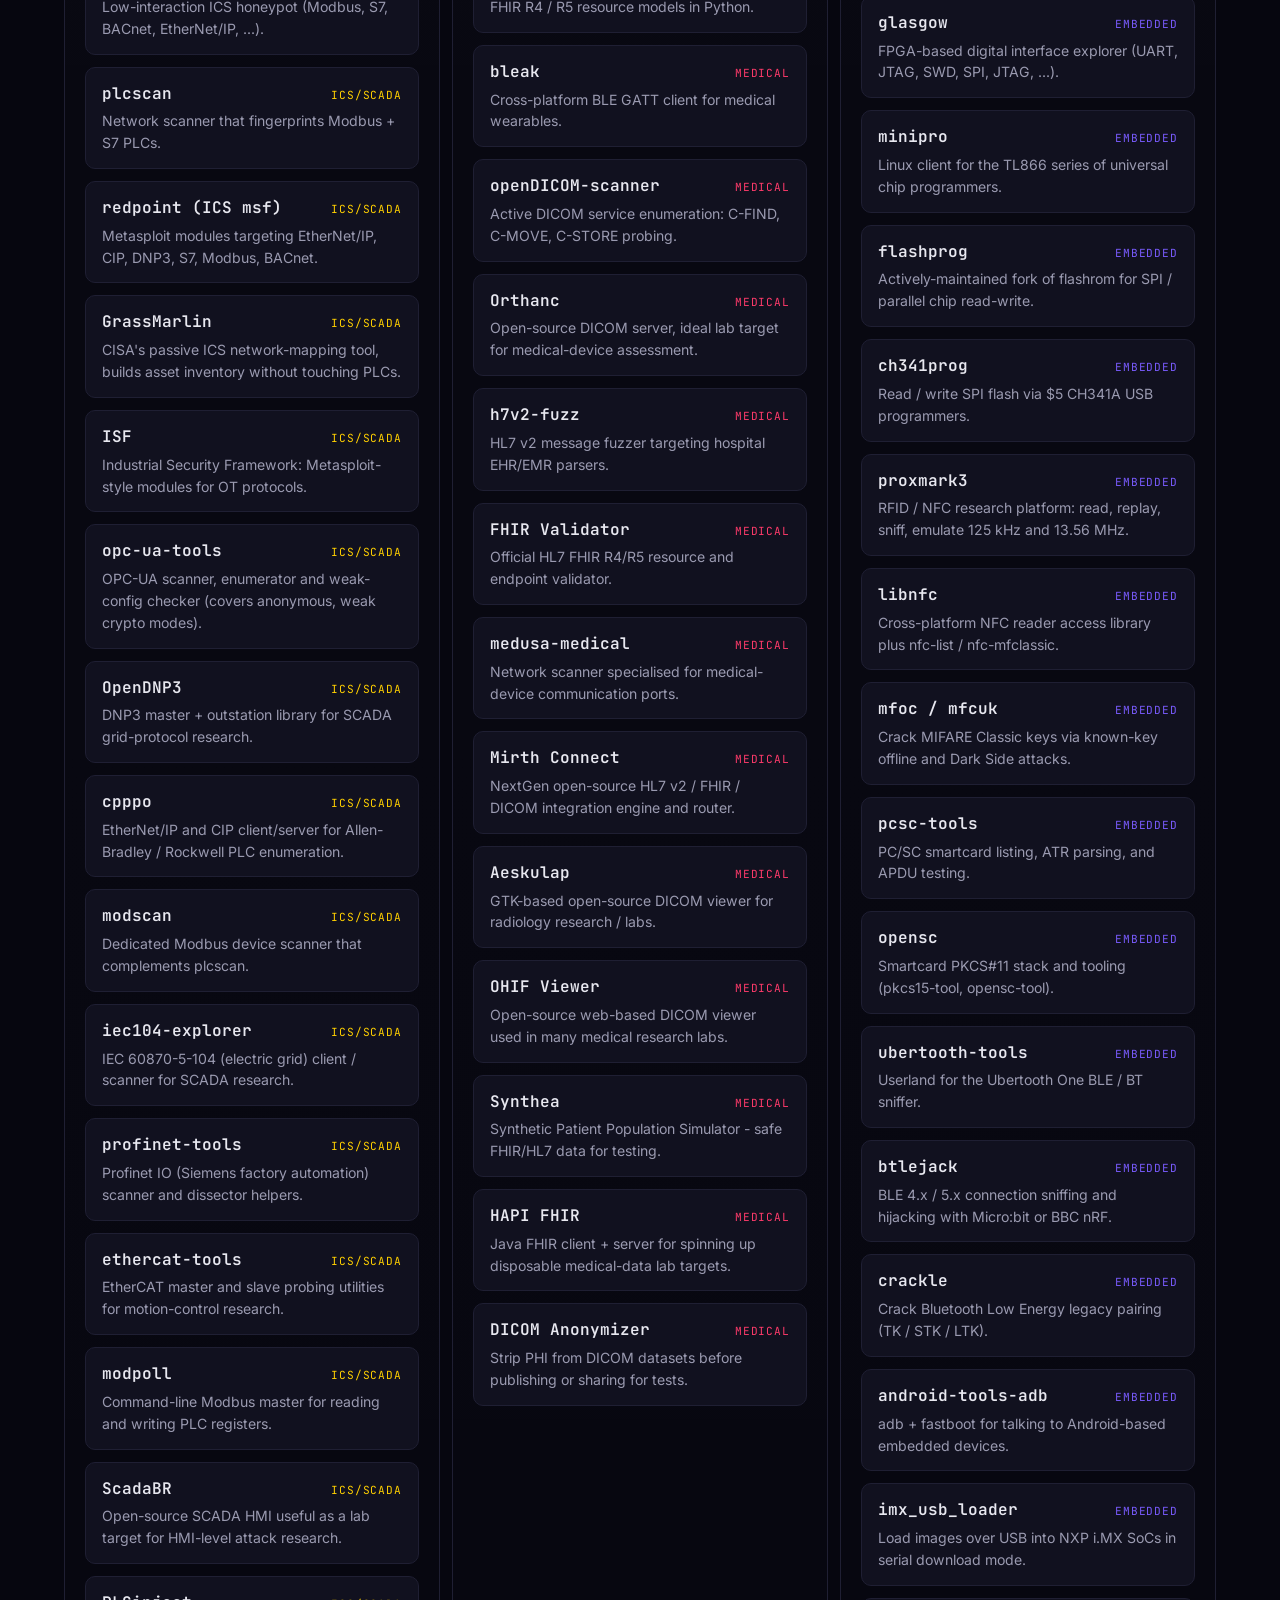
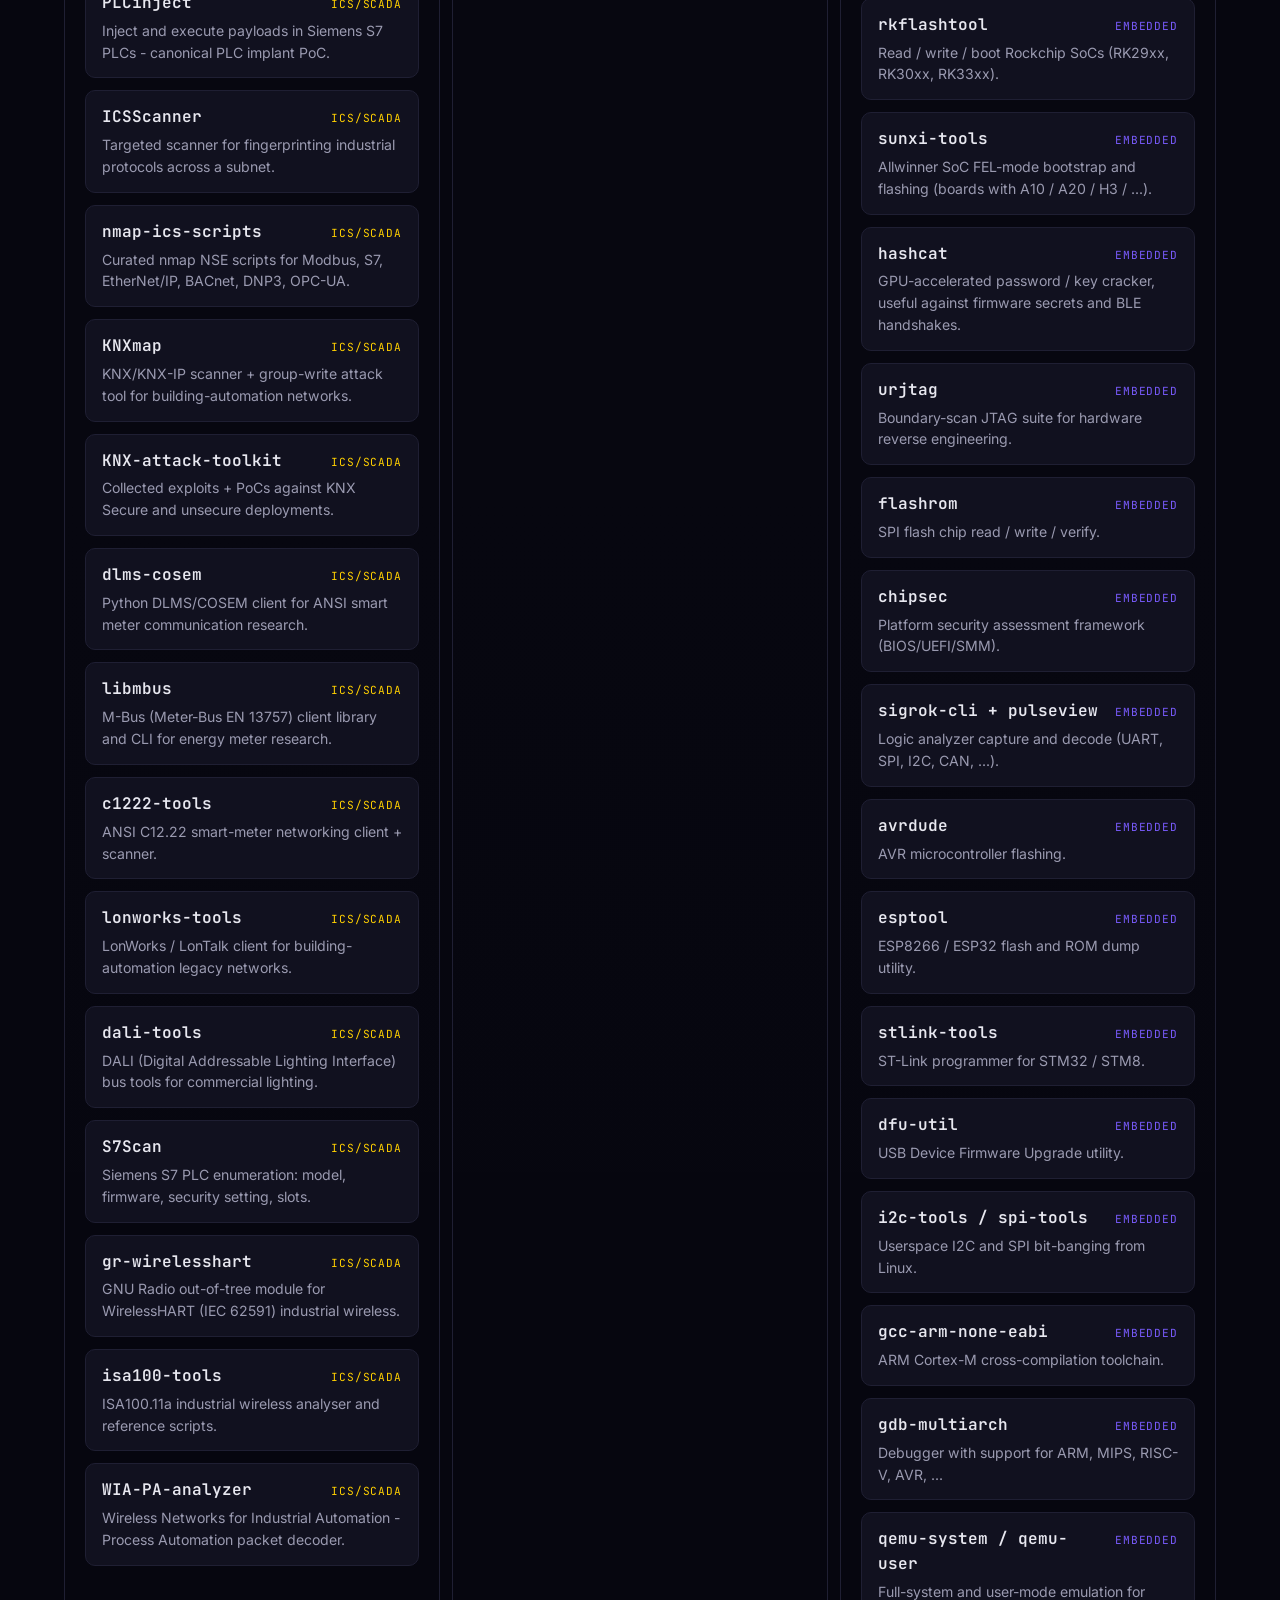
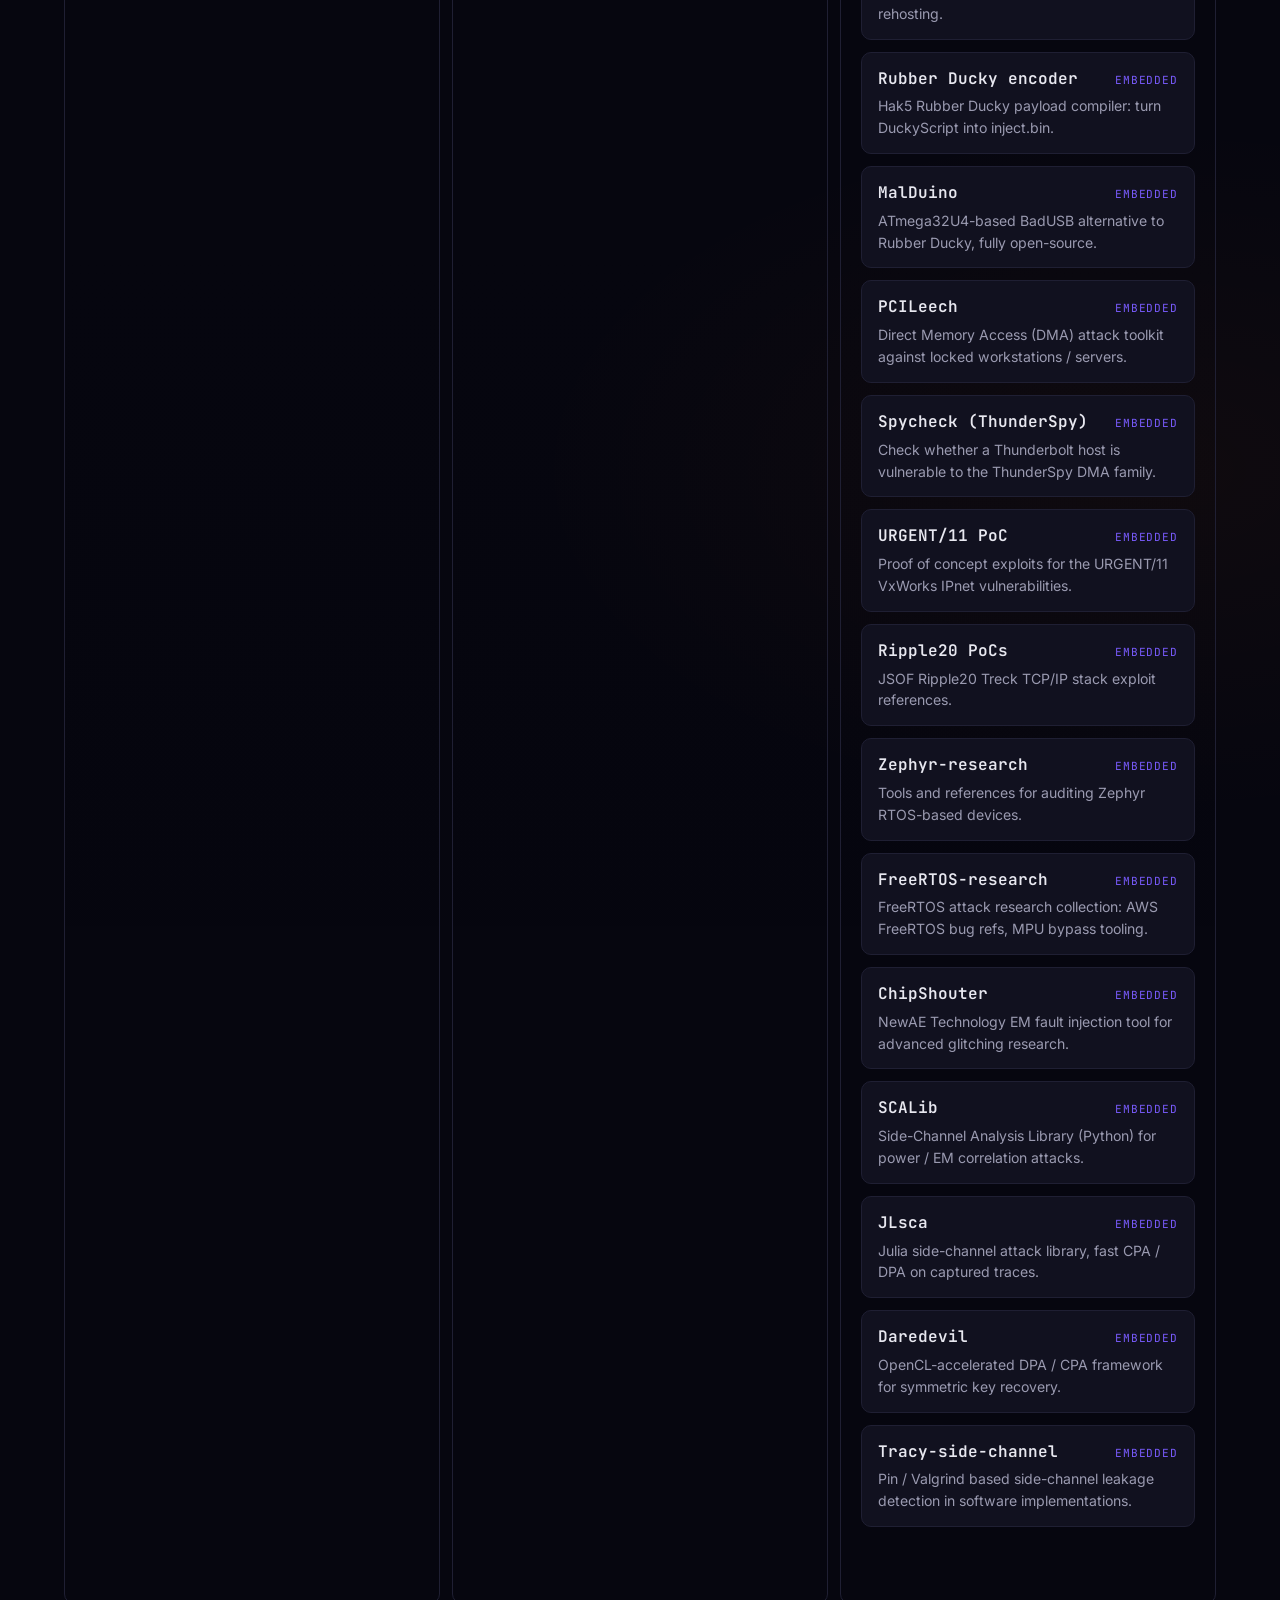
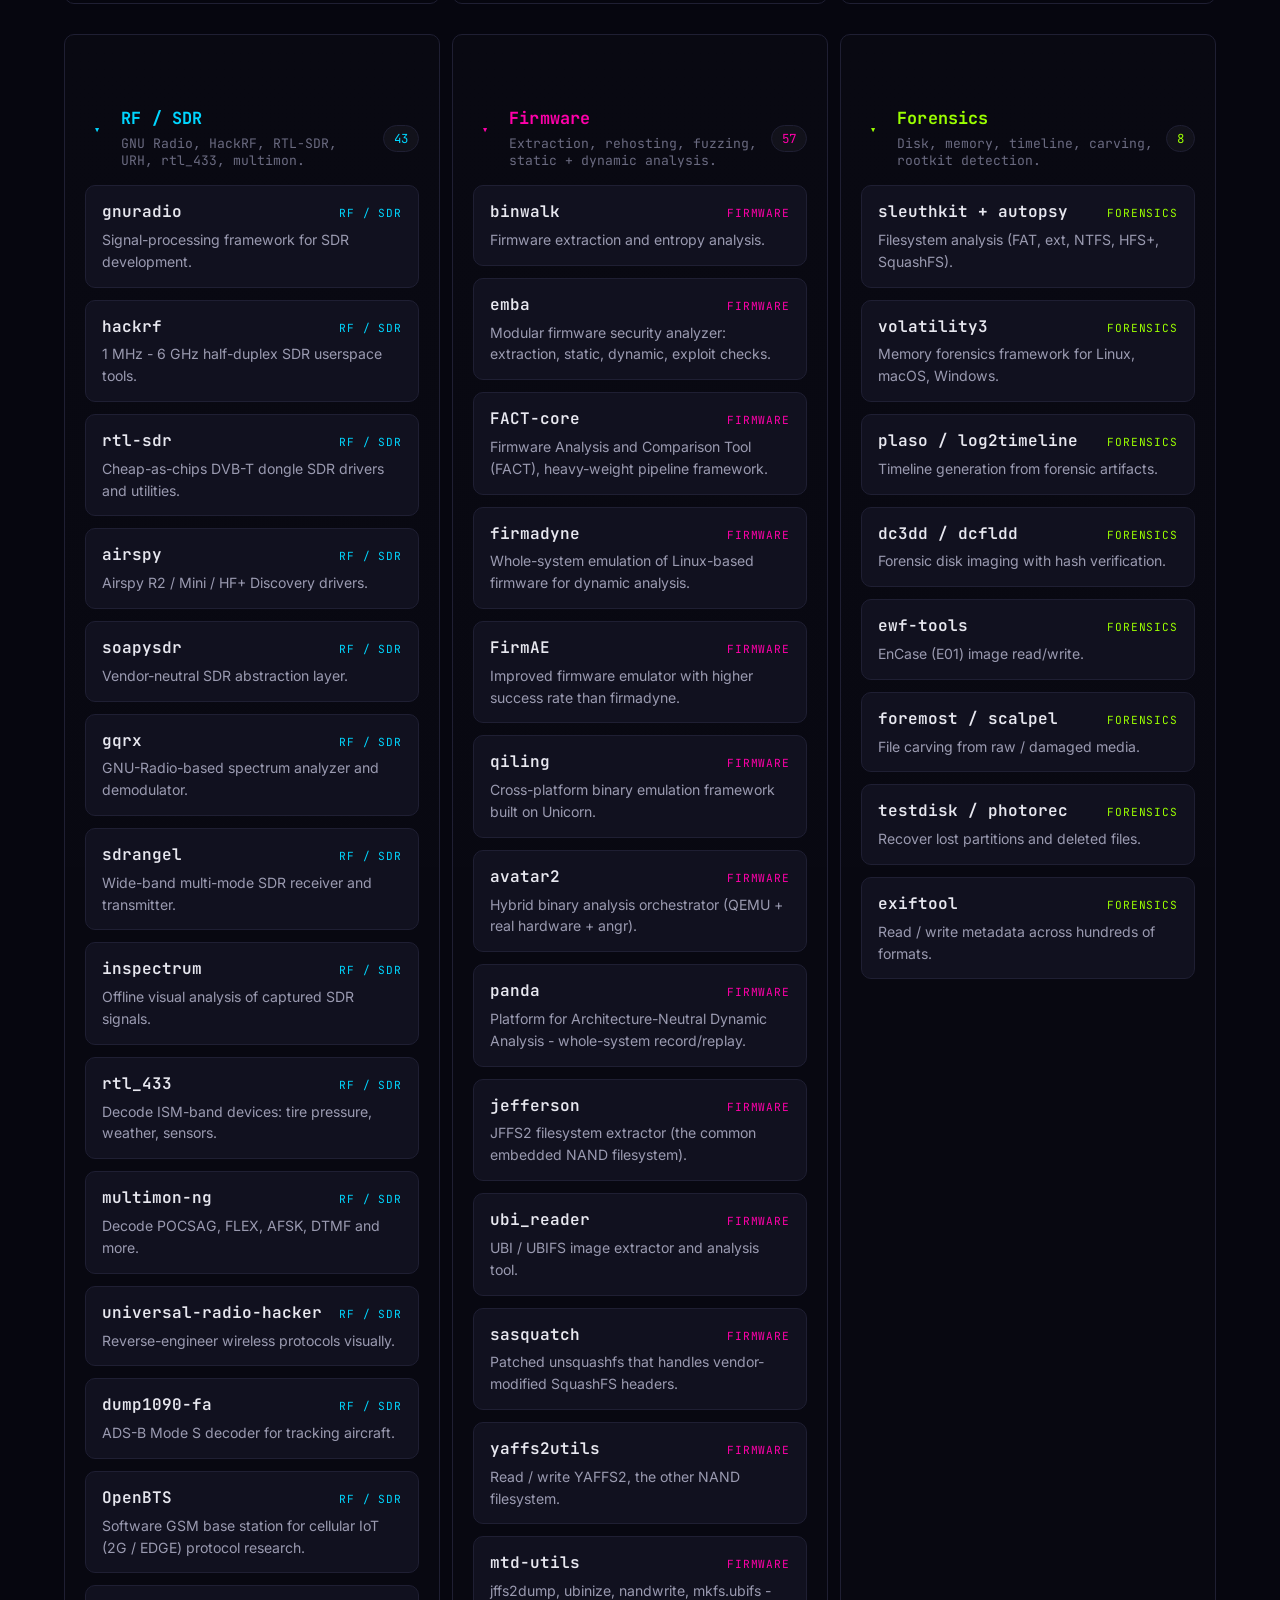
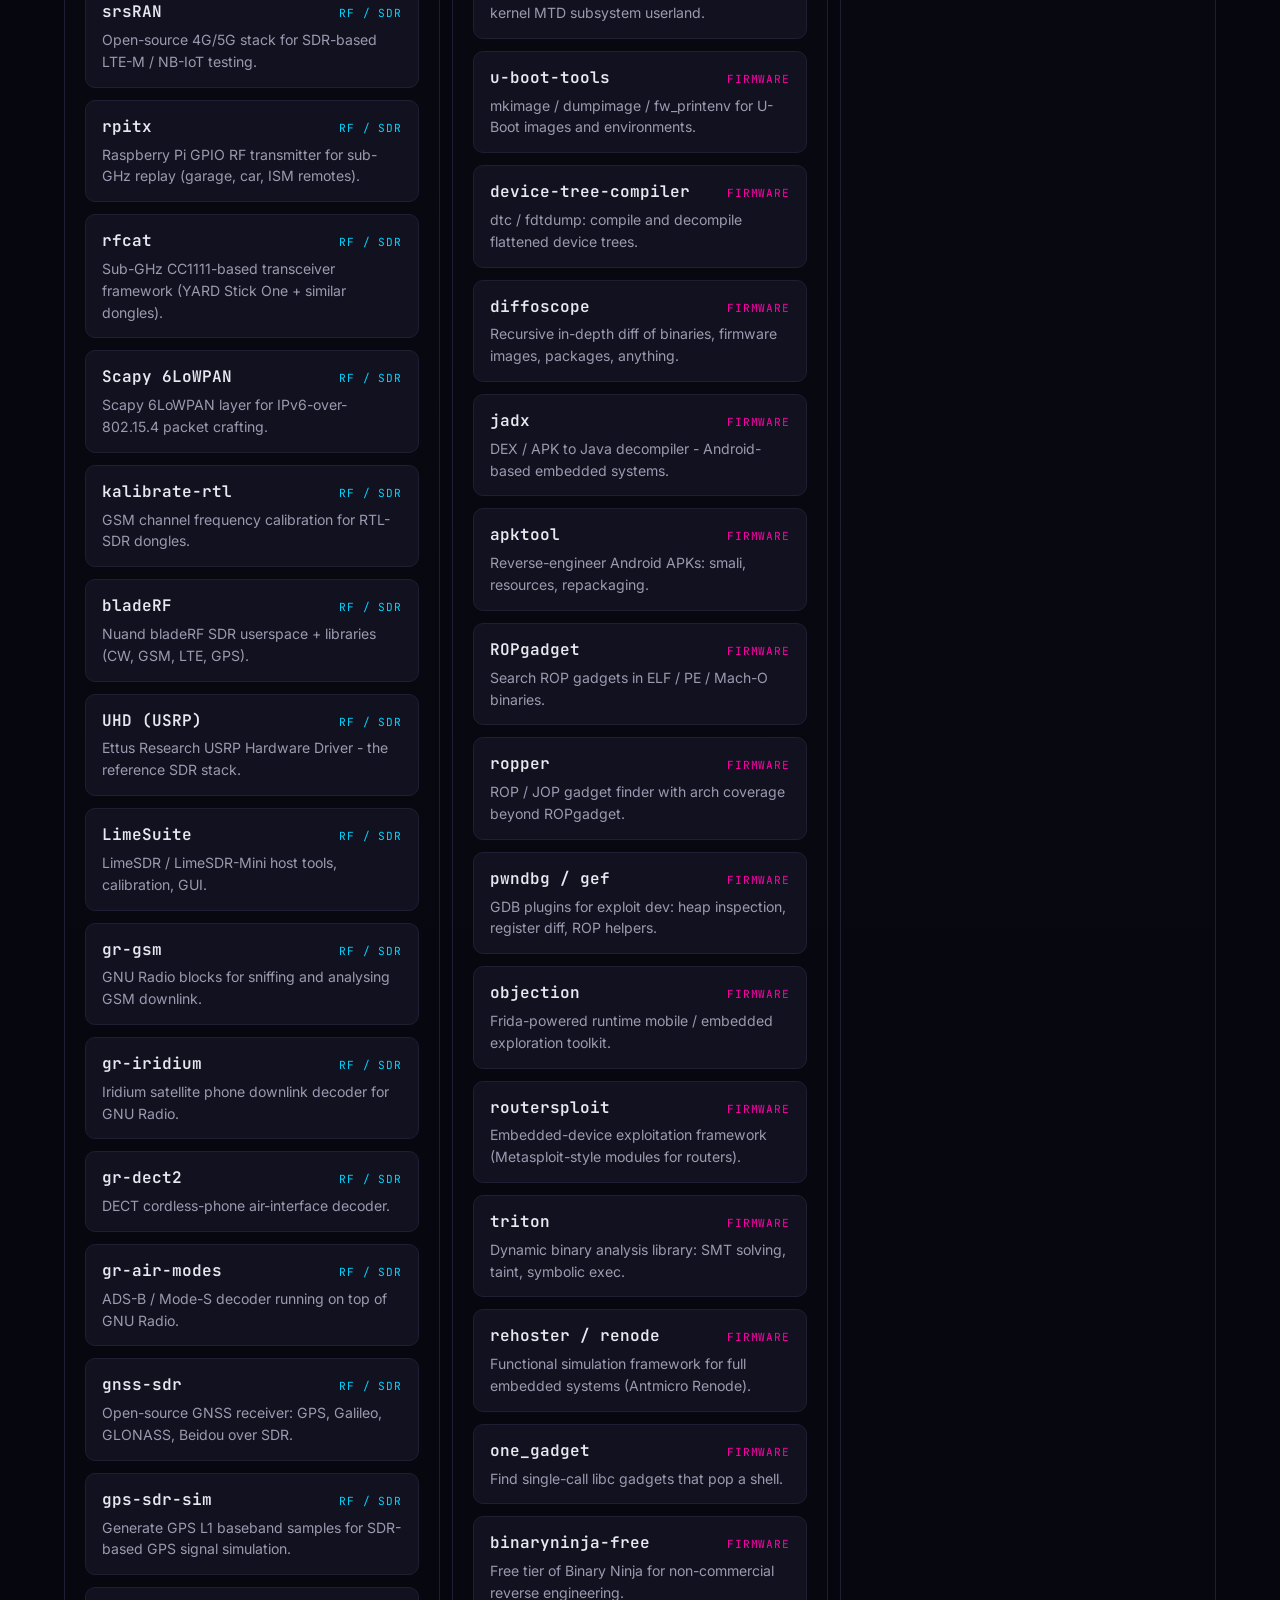
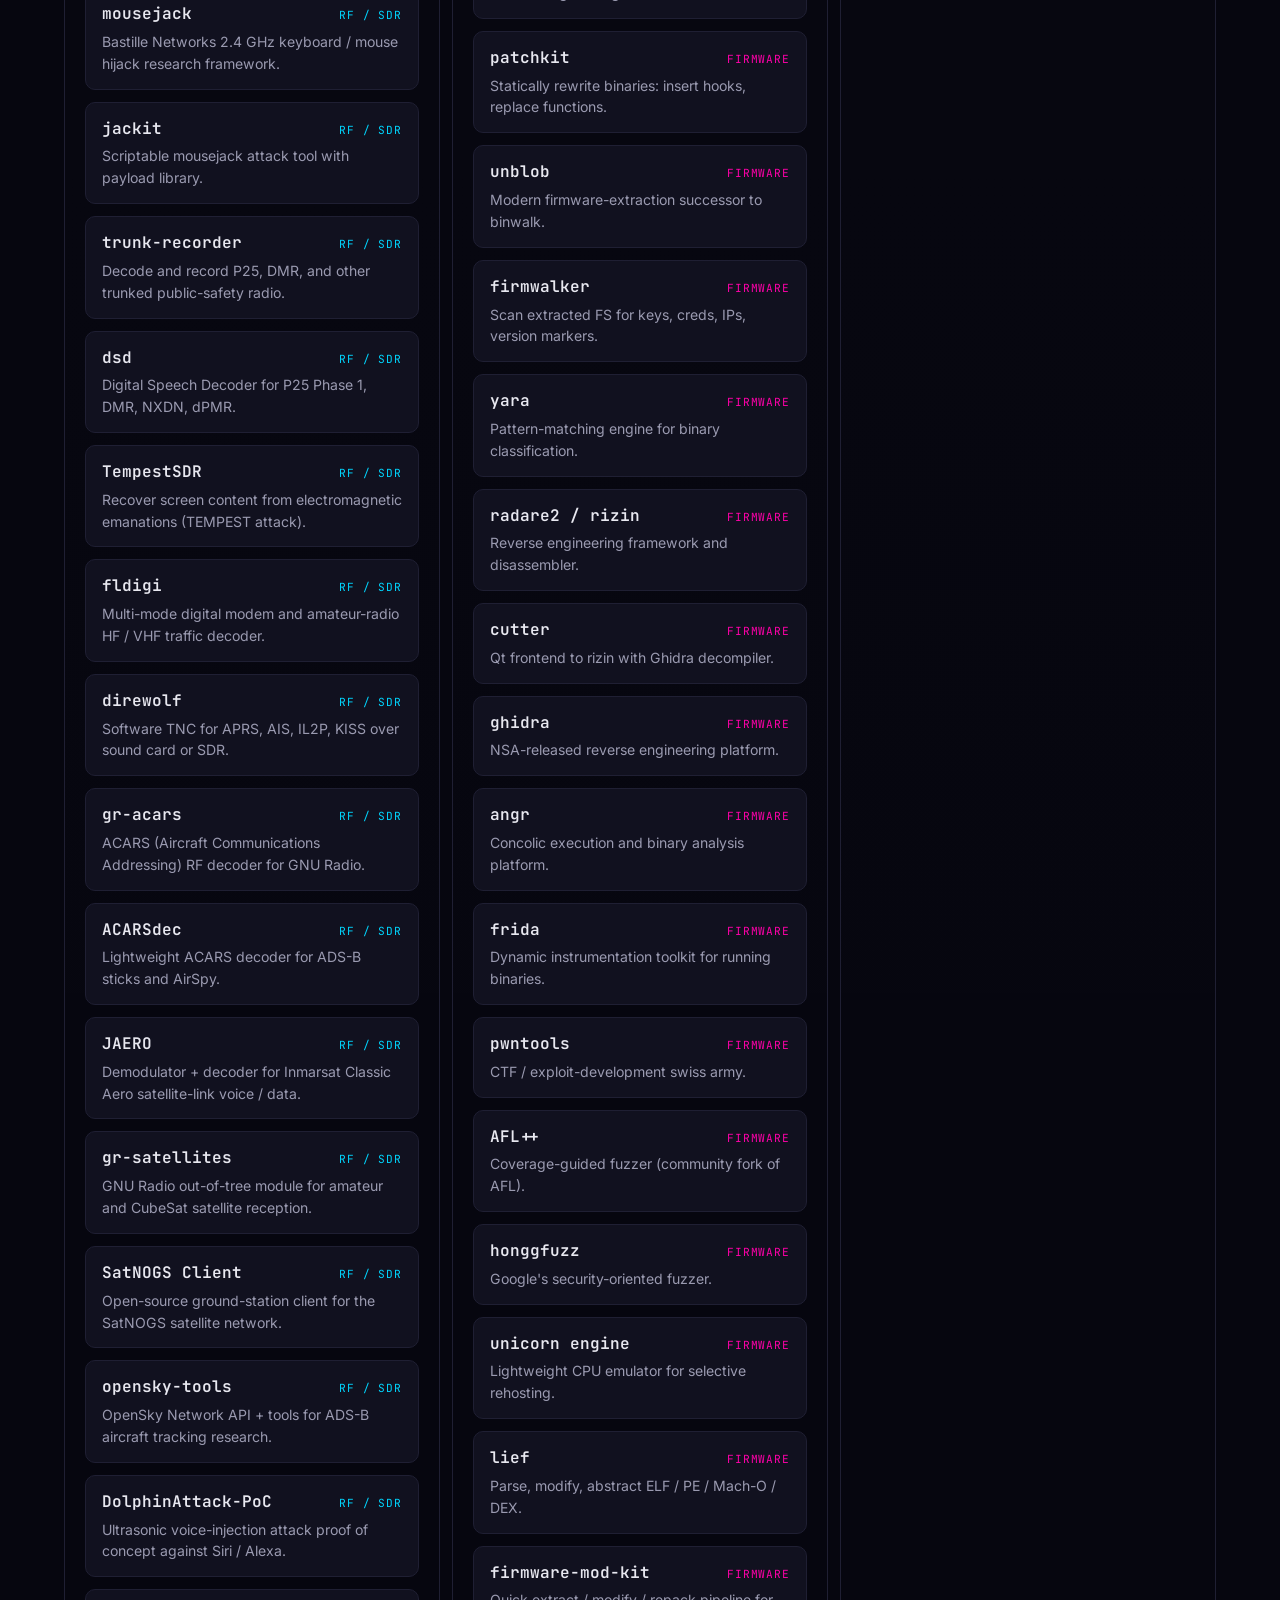
<file: tools.html>
<!doctype html>
<html lang="en">
<head>
  <meta charset="utf-8">
  <meta name="viewport" content="width=device-width, initial-scale=1">
  <title>tools | akhanda-os</title>
  <meta name="description" content="524+ tools across 21 domains shipped in akhanda-os. Filter by domain, search by name.">
  <meta property="og:title"       content="akhanda-os tools">
  <meta property="og:description" content="The full catalogue: 524+ tools across IoT, automotive, ICS, medical, embedded, RF, firmware, supply chain.">
  <meta property="og:image"       content="https://akhanda-os.github.io/assets/img/akhanda.png">
  <meta name="theme-color" content="#06060f">
  <link rel="icon" type="image/png" href="assets/img/akhanda.png">
  <link rel="preconnect" href="https://fonts.googleapis.com">
  <link rel="preconnect" href="https://fonts.gstatic.com" crossorigin>
  <link rel="stylesheet" href="https://fonts.googleapis.com/css2?family=JetBrains+Mono:wght@400;500;600;700;900&family=Inter:wght@400;500;600&family=Noto+Sans+Devanagari:wght@500;600&display=swap">
  <link rel="stylesheet" href="assets/css/style.css">
</head>
<body>
  <header class="site">
    <div class="container nav">
      <a class="brand" href="/">
        <img src="assets/img/akhanda.png" alt="">
        <span>akhanda<span class="dot">-</span>os</span>
      </a>
      <nav class="nav-links">
        <a href="/">~/</a>
        <a href="tools.html">tools</a>
        <a href="download.html">download</a>
        <a href="https://github.com/akhanda-os/akhanda-os" target="_blank" rel="noopener">github</a>
      </nav>
    </div>
  </header>

  <main>
    <section class="tools-hero container">
      <div class="boot-line">[ <span class="ok">+</span> ] akhanda-tools --list &middot; 524 packages</div>

      <div class="sanskrit" lang="sa" aria-hidden="true">अखण्ड</div>
      <h1 class="tools-title">// tools</h1>
      <p class="tools-sub">
        Every package shipped in akhanda-os, grouped by domain. Each name links to upstream.
        If a tool you expect is missing,
        <a href="https://github.com/akhanda-os/akhanda-os/issues/new?title=Tool+proposal%3A+">propose it</a>.
      </p>

      <div class="tools-stats">
        <span class="kbd">524<sup>+</sup> tools</span>
        <span class="kbd">21 domains</span>
        <span class="kbd">10 metapackages</span>
        <span class="kbd">amd64</span>
      </div>
    </section>

    <section class="container">
      <div class="filterbar">
        <input id="toolsearch" type="search" placeholder="search: caringcaribou, dicom, sdr, frida, hardax, ...">
        <div id="chips" class="chips"></div>
        <span id="toolcount" class="mono"></span>
      </div>

      <div id="toolgrid" class="toolgrid"></div>
    </section>
  </main>

  <footer class="site">
    <div class="container row">
      <div>akhanda-os v0.1.0-alpha &middot; amd64 &middot; GPL-3.0-or-later</div>
      <div>
        <a href="https://github.com/akhanda-os/akhanda-os">github</a> &middot;
        <a href="https://github.com/akhanda-os/akhanda-os/issues">issues</a> &middot;
        <a href="download.html">download</a> &middot;
        <a href="/">home</a>
      </div>
    </div>
  </footer>

  <script src="assets/js/main.js"></script>
</body>
</html>
</file>
<file: assets/css/style.css>
/* akhanda-os website
 * Dark, monospace, neon-accent, terminal aesthetic.
 * No frameworks. No build step. */

:root {
  --bg:        #06060f;
  --bg-soft:   #0c0c1a;
  --panel:     #11111f;
  --panel-2:   #161628;
  --border:    #1f1f33;
  --fg:        #e8e8f0;
  --fg-dim:    #9a9ab0;
  --fg-mute:   #6a6a80;
  --accent:    #00ff9d;
  --accent-2:  #ff7a00;
  --accent-3:  #ff3b6b;
  --warn:      #ffd000;
  --link:      #00d6ff;
  --font-mono: "JetBrains Mono", "Fira Code", "SF Mono", ui-monospace, Menlo, Consolas, monospace;
  --font-sans: -apple-system, BlinkMacSystemFont, "Segoe UI", Inter, Roboto, sans-serif;
  --radius:    10px;
  --shadow:    0 4px 24px rgba(0, 255, 157, 0.06);
}

* { box-sizing: border-box; }

html, body {
  margin: 0;
  padding: 0;
  background: var(--bg);
  color: var(--fg);
  font-family: var(--font-sans);
  font-size: 16px;
  line-height: 1.55;
  -webkit-font-smoothing: antialiased;
  scroll-behavior: smooth;
}

body {
  background:
    radial-gradient(1200px 600px at 50% -20%, rgba(0, 255, 157, 0.06), transparent 70%),
    radial-gradient(900px 500px at 90% 30%, rgba(255, 122, 0, 0.04), transparent 70%),
    var(--bg);
  min-height: 100vh;
}

/* Bindu watermark: the akhanda logo as a persistent background mark,
   visible on every page, slowly breathing. The matrix-rain background
   was removed - this is the only background effect now. */
body::before {
  content: "";
  position: fixed;
  inset: 0;
  background:
    url("../img/akhanda.png") center center / min(92vmin, 1100px) no-repeat;
  opacity: 0.18;
  mix-blend-mode: screen;
  pointer-events: none;
  z-index: 0;
  animation: bindu-breath 14s ease-in-out infinite;
}
@keyframes bindu-breath {
  0%, 100% { opacity: 0.16; transform: scale(1.00); }
  50%      { opacity: 0.22; transform: scale(1.02); }
}

main, header, footer { position: relative; z-index: 1; }

/* Links */
a {
  color: var(--link);
  text-decoration: none;
  border-bottom: 1px dotted rgba(0, 214, 255, 0.4);
  transition: color 120ms ease, border-color 120ms ease;
}
a:hover { color: var(--accent); border-bottom-color: var(--accent); }

/* Typography */
h1, h2, h3, h4 {
  font-family: var(--font-mono);
  letter-spacing: -0.01em;
  margin: 0 0 0.4em;
}
h1 { font-size: clamp(2.2rem, 4vw + 1rem, 4rem); line-height: 1.1; }
h2 { font-size: clamp(1.4rem, 1.5vw + 0.9rem, 2rem); margin-top: 3rem; }
h3 { font-size: 1.15rem; color: var(--accent); }
code, kbd, pre, .mono { font-family: var(--font-mono); }
small { color: var(--fg-mute); }

/* Layout primitives */
.container { max-width: 1200px; margin: 0 auto; padding: 0 24px; }
.grid { display: grid; gap: 16px; }
.grid-3 { grid-template-columns: repeat(auto-fit, minmax(280px, 1fr)); }
.grid-2 { grid-template-columns: repeat(auto-fit, minmax(360px, 1fr)); }

/* Header / nav */
header.site {
  border-bottom: 1px solid var(--border);
  background: rgba(6, 6, 15, 0.85);
  backdrop-filter: blur(8px);
  position: sticky; top: 0; z-index: 10;
}
.nav {
  display: flex; align-items: center; justify-content: space-between;
  padding: 14px 0;
}
.brand {
  display: flex; align-items: center; gap: 12px;
  font-family: var(--font-mono); font-size: 1.1rem;
  color: var(--fg); border: none;
}
.brand img { height: 32px; width: auto; }
.brand .dot { color: var(--accent); }
.nav-links { display: flex; gap: 24px; }
.nav-links a {
  font-family: var(--font-mono); font-size: 0.92rem;
  color: var(--fg-dim); border: none;
}
.nav-links a:hover { color: var(--accent); }

/* ============ HERO ============ */
.hero {
  padding: 96px 0 72px;
  text-align: center;
  position: relative;
}

/* CRT scanlines across the hero only.
   1px transparent / 2px subtle dark stripes - very faint. */
.hero::before {
  content: "";
  position: absolute; inset: 0;
  background: repeating-linear-gradient(
    to bottom,
    rgba(0, 0, 0, 0) 0px,
    rgba(0, 0, 0, 0) 2px,
    rgba(0, 0, 0, 0.08) 3px,
    rgba(0, 0, 0, 0.08) 3px
  );
  pointer-events: none;
  z-index: 1;
}
.hero > * { position: relative; z-index: 2; }

/* Boot status line above the wordmark */
.hero .boot-line {
  font-family: var(--font-mono);
  font-size: 0.85rem;
  color: var(--fg-mute);
  letter-spacing: 0.04em;
  margin-bottom: 36px;
}
.hero .boot-line .ok { color: var(--accent); font-weight: 700; }

/* Devanagari overhead: अखण्ड (Akhanda) - the Sanskrit name.
   Sits ABOVE the wordmark, very subtle, communicates origin. */
.sanskrit {
  font-family: "Noto Sans Devanagari", "Mukta", "Hind", serif;
  font-size: clamp(1.2rem, 2vw + 0.4rem, 1.9rem);
  font-weight: 500;
  color: var(--accent);
  letter-spacing: 0.15em;
  opacity: 0.55;
  margin: 0 0 6px;
  text-shadow: 0 0 14px rgba(0, 255, 157, 0.35);
}

/* THE wordmark - hero brand. Big, weighty, indivisible.
   Letters sit on a single continuous glowing underbar
   to visually communicate the meaning of Akhanda (unbroken). */
.wordmark {
  font-family: var(--font-mono);
  font-weight: 900;
  font-size: clamp(4.5rem, 18vw, 14rem);
  line-height: 0.95;
  letter-spacing: -0.06em;          /* tighter: letters almost touch */
  margin: 0 0 12px;
  display: inline-flex;
  justify-content: center;
  position: relative;
  gap: 0;
  user-select: none;
  padding-bottom: 0.06em;
}
.wordmark span:not(.underbar) {
  display: inline-block;
  background: linear-gradient(180deg,
    #ffffff 0%,
    #d8fff0 35%,
    var(--accent) 70%,
    #00b87a 100%);
  -webkit-background-clip: text; background-clip: text;
  color: transparent;
  filter: drop-shadow(0 0 22px rgba(0, 255, 157, 0.20));
}
/* The unbroken underbar - visual metaphor for "indivisible".
   One single line across all letters, no breaks. */
.wordmark .underbar {
  position: absolute;
  left: 0; right: 0; bottom: 0;
  height: 3px;
  background: linear-gradient(90deg,
    transparent 0%,
    var(--accent) 18%,
    #ffffff 50%,
    var(--accent) 82%,
    transparent 100%);
  box-shadow: 0 0 16px rgba(0, 255, 157, 0.55);
  border-radius: 2px;
  transform-origin: 50% 50%;
  animation: pulseBar 4s ease-in-out infinite;
}
@keyframes pulseBar {
  0%, 100% { opacity: 0.7; transform: scaleX(1); }
  50%      { opacity: 1.0; transform: scaleX(1.02); }
}

/* Meaning line directly under the wordmark */
.meaning {
  font-family: var(--font-mono);
  font-size: clamp(0.78rem, 0.5vw + 0.65rem, 0.95rem);
  color: var(--fg-mute);
  letter-spacing: 0.18em;
  text-transform: lowercase;
  margin: 16px 0 0;
}
.meaning em {
  color: var(--accent);
  font-style: normal;
  font-weight: 600;
  text-shadow: 0 0 12px rgba(0, 255, 157, 0.35);
}

/* ============ MULTILINGUAL STRIP (the // the name section) ============
   Inspired by the language panel on the reverse of an Indian Rupee note. */
.multilingual {
  display: grid;
  grid-template-columns: repeat(auto-fit, minmax(150px, 1fr));
  gap: 10px;
  margin-top: 22px;
  padding: 24px 20px;
  background:
    linear-gradient(180deg, var(--panel) 0%, var(--bg-soft) 100%);
  border: 1px solid var(--border);
  border-radius: var(--radius);
  position: relative;
  overflow: hidden;
}
/* Faint accent corner-glows to feel like a printed note */
.multilingual::before,
.multilingual::after {
  content: "";
  position: absolute;
  width: 220px; height: 220px;
  border-radius: 50%;
  pointer-events: none;
  filter: blur(60px);
  opacity: 0.18;
}
.multilingual::before {
  top: -80px; left: -80px;
  background: var(--accent);
}
.multilingual::after {
  bottom: -90px; right: -80px;
  background: var(--accent-2);
}

.multilingual .lang {
  display: flex;
  flex-direction: column;
  align-items: center;
  justify-content: center;
  text-align: center;
  padding: 14px 8px;
  border: 1px solid transparent;
  border-radius: 8px;
  transition: border-color 150ms ease, transform 150ms ease, background 150ms ease;
  position: relative;
  z-index: 1;
}
.multilingual .lang:hover {
  border-color: rgba(0, 255, 157, 0.35);
  background: rgba(0, 255, 157, 0.04);
  transform: translateY(-2px);
}
.multilingual .word {
  font-family: var(--font-mono);
  font-weight: 700;
  font-size: 1.55rem;
  line-height: 1.2;
  color: var(--fg);
  background: linear-gradient(180deg, #ffffff 0%, var(--accent) 100%);
  -webkit-background-clip: text; background-clip: text;
  color: transparent;
  margin-bottom: 6px;
  filter: drop-shadow(0 0 8px rgba(0, 255, 157, 0.18));
}
/* Per-script font assignments. Each script needs its own font fallback so
   characters render correctly even if a system font is missing. */
.multilingual .word.d  { font-family: "Noto Sans Devanagari", serif; }
.multilingual .word.b  { font-family: "Noto Sans Bengali",   serif; }
.multilingual .word.g  { font-family: "Noto Sans Gujarati",  serif; }
.multilingual .word.p  { font-family: "Noto Sans Gurmukhi",  serif; }
.multilingual .word.t  { font-family: "Noto Sans Tamil",     serif; }
.multilingual .word.te { font-family: "Noto Sans Telugu",    serif; }
.multilingual .word.k  { font-family: "Noto Sans Kannada",   serif; }
.multilingual .word.m  { font-family: "Noto Sans Malayalam", serif; }
.multilingual .word.o  { font-family: "Noto Sans Oriya",     serif; }
.multilingual .word.u  { font-family: "Noto Nastaliq Urdu", "Noto Naskh Arabic", serif; font-size: 1.5rem; }

.multilingual .tag {
  font-family: var(--font-mono);
  font-size: 0.7rem;
  text-transform: uppercase;
  letter-spacing: 0.12em;
  color: var(--fg-mute);
}

/* Hairline neon divider under the wordmark */
.hero .rule {
  width: 96px; height: 1px; margin: 4px auto 22px;
  background: linear-gradient(90deg, transparent, var(--accent), transparent);
  box-shadow: 0 0 12px rgba(0, 255, 157, 0.5);
}

/* "EMBEDDED / HACKING / OS" as a clean caption, not a headline */
.hero .subtitle {
  font-family: var(--font-mono);
  font-size: clamp(0.85rem, 1vw + 0.4rem, 1.05rem);
  font-weight: 500;
  color: var(--fg);
  letter-spacing: 0.5em;
  margin: 0 0 8px;
  padding-left: 0.5em; /* visually balance the wide tracking */
}

.hero .tagline {
  font-family: var(--font-mono);
  color: var(--fg-dim);
  font-size: 0.98rem;
  margin: 6px 0 32px;
}
.hero .tagline .cursor {
  display: inline-block; width: 9px; height: 1.05em;
  background: var(--accent); margin-left: 4px; vertical-align: middle;
  animation: blink 1s steps(2) infinite;
}
@keyframes blink { 50% { opacity: 0; } }

.cta-row { margin-top: 36px; }

.hero .domains {
  display: flex; flex-wrap: wrap; justify-content: center; gap: 8px; margin: 24px 0 36px;
}
.pill {
  font-family: var(--font-mono); font-size: 0.82rem;
  padding: 6px 12px; border-radius: 999px;
  border: 1px solid var(--border); color: var(--fg-dim);
  background: var(--panel);
}

.cta {
  display: inline-flex; align-items: center; gap: 8px;
  font-family: var(--font-mono); font-size: 0.95rem;
  padding: 12px 22px; border-radius: var(--radius);
  border: 1px solid var(--border); color: var(--fg);
  background: var(--panel);
  margin: 6px; transition: all 150ms ease;
}
.cta:hover {
  border-color: var(--accent); color: var(--accent);
  box-shadow: 0 0 0 4px rgba(0, 255, 157, 0.08);
}
.cta.primary {
  background: linear-gradient(135deg, rgba(0, 255, 157, 0.12), rgba(255, 122, 0, 0.06));
  border-color: var(--accent);
}
.cta.primary:hover { background: rgba(0, 255, 157, 0.16); }

/* Sections */
section { padding: 56px 0; }
section h2 {
  border-left: 3px solid var(--accent);
  padding-left: 12px;
  margin-bottom: 28px;
}
.section-sub { color: var(--fg-dim); margin-top: -16px; margin-bottom: 28px; }

/* Cards */
.card {
  background: var(--panel);
  border: 1px solid var(--border);
  border-radius: var(--radius);
  padding: 20px;
  transition: border-color 150ms ease, transform 150ms ease;
}
.card:hover {
  border-color: var(--accent);
  transform: translateY(-2px);
}
.card .tag {
  display: inline-block; font-family: var(--font-mono); font-size: 0.72rem;
  padding: 2px 8px; border-radius: 4px; margin-bottom: 10px;
  background: rgba(0, 255, 157, 0.08); color: var(--accent);
  border: 1px solid rgba(0, 255, 157, 0.3);
}
.card h3 { margin-bottom: 8px; color: var(--fg); font-size: 1.05rem; }
.card p  { color: var(--fg-dim); font-size: 0.92rem; margin: 0; }

/* Domain card colours via inline --c */
.card.domain {
  border-color: rgba(255, 255, 255, 0.08);
  position: relative; overflow: hidden;
}
.card.domain::before {
  content: ""; position: absolute; left: 0; top: 0; bottom: 0; width: 3px;
  background: var(--c, var(--accent));
}
.card.domain h3 { color: var(--c, var(--accent)); }

/* Code blocks */
pre, .codeblock {
  background: var(--bg-soft);
  border: 1px solid var(--border);
  border-radius: var(--radius);
  padding: 16px 20px;
  overflow-x: auto;
  font-family: var(--font-mono); font-size: 0.9rem;
  line-height: 1.55;
  color: var(--fg);
  position: relative;
}
pre .prompt { color: var(--accent); user-select: none; }
pre .c      { color: var(--fg-mute); }
pre .k      { color: var(--accent-2); }
pre .s      { color: var(--warn); }

/* Comparison table */
table {
  width: 100%; border-collapse: collapse; margin: 16px 0;
  font-family: var(--font-mono); font-size: 0.92rem;
}
th, td { padding: 12px 14px; text-align: left; border-bottom: 1px solid var(--border); }
th { color: var(--accent); font-weight: 500; }
tr:hover td { background: var(--panel); }
td.no  { color: var(--fg-mute); }
td.yes { color: var(--accent); }

/* ============ TOOLS PAGE HERO ============ */
.tools-hero {
  padding: 72px 0 36px;
  text-align: center;
  position: relative;
}
.tools-hero .boot-line {
  font-family: var(--font-mono);
  font-size: 0.85rem;
  color: var(--fg-mute);
  letter-spacing: 0.04em;
  margin-bottom: 24px;
}
.tools-hero .boot-line .ok { color: var(--accent); font-weight: 700; }
.tools-hero .sanskrit {
  font-family: "Noto Sans Devanagari", serif;
  font-size: clamp(1rem, 1.5vw + 0.3rem, 1.5rem);
  color: var(--accent);
  letter-spacing: 0.15em;
  opacity: 0.55;
  margin: 0 0 6px;
  text-shadow: 0 0 14px rgba(0, 255, 157, 0.35);
}
.tools-hero .tools-title {
  font-family: var(--font-mono);
  font-weight: 800;
  font-size: clamp(2.2rem, 3.5vw + 1rem, 3.4rem);
  letter-spacing: -0.02em;
  margin: 0 0 14px;
  background: linear-gradient(180deg, #ffffff 0%, var(--accent) 100%);
  -webkit-background-clip: text; background-clip: text;
  color: transparent;
  filter: drop-shadow(0 0 18px rgba(0, 255, 157, 0.15));
}
.tools-hero .tools-sub {
  font-family: var(--font-mono);
  color: var(--fg-dim);
  font-size: 0.95rem;
  max-width: 760px;
  margin: 0 auto 26px;
  line-height: 1.6;
}
.tools-hero .tools-stats {
  display: flex;
  flex-wrap: wrap;
  justify-content: center;
  gap: 10px;
  margin-top: 8px;
}
.tools-hero .tools-stats .kbd {
  font-family: var(--font-mono);
  font-size: 0.82rem;
  padding: 6px 14px;
  border-radius: 999px;
  background: var(--panel);
  border: 1px solid var(--border);
  color: var(--fg);
  letter-spacing: 0.03em;
}
.tools-hero .tools-stats .kbd sup {
  font-size: 0.65em;
  color: var(--accent);
}

/* Tools page filter bar */
.filterbar {
  display: flex; flex-wrap: wrap; gap: 8px; align-items: center;
  margin: 24px 0 32px; padding: 16px;
  background: var(--panel);
  border: 1px solid var(--border); border-radius: var(--radius);
}
.filterbar input[type=search] {
  flex: 1 1 240px; min-width: 240px;
  background: var(--bg-soft); color: var(--fg);
  border: 1px solid var(--border); border-radius: var(--radius);
  padding: 10px 14px; font-family: var(--font-mono); font-size: 0.92rem;
  outline: none;
}
.filterbar input[type=search]:focus { border-color: var(--accent); }
.chip {
  font-family: var(--font-mono); font-size: 0.82rem;
  padding: 6px 12px; border-radius: 999px;
  border: 1px solid var(--border); color: var(--fg-dim);
  background: transparent; cursor: pointer; user-select: none;
  transition: all 120ms ease;
}
.chip:hover { color: var(--fg); border-color: var(--fg-dim); }
.chip.active {
  background: var(--c, var(--accent));
  color: var(--bg); border-color: var(--c, var(--accent));
  font-weight: 600;
}

#toolcount { color: var(--fg-mute); font-family: var(--font-mono); font-size: 0.9rem; }

/* Bulk expand/collapse controls under the filter bar */
.bulk-controls {
  display: flex; justify-content: flex-end; gap: 8px;
  margin: 6px 0 18px;
}
.bulk-btn {
  font-family: var(--font-mono); font-size: 0.78rem;
  padding: 6px 12px; border-radius: 999px;
  background: transparent; color: var(--fg-mute);
  border: 1px solid var(--border); cursor: pointer;
  transition: color 120ms ease, border-color 120ms ease;
}
.bulk-btn:hover { color: var(--accent); border-color: var(--accent); }

/* ============ ACCORDION GROUPED VIEW (per-domain) ============ */
.domain-section {
  margin-bottom: 18px;
  border: 1px solid var(--border);
  border-radius: var(--radius);
  background: linear-gradient(180deg, rgba(255,255,255,0.015), transparent);
  overflow: hidden;
  transition: border-color 150ms ease;
}
.domain-section:hover { border-color: var(--c, var(--accent)); }
.domain-section.section-hidden { display: none; }

.domain-header {
  width: 100%;
  display: grid;
  grid-template-columns: 24px 1fr auto;
  grid-template-areas:
    "caret name  count"
    "caret blurb count";
  align-items: center;
  gap: 4px 12px;
  padding: 16px 20px;
  border: 0;
  background: transparent;
  color: var(--fg);
  text-align: left;
  cursor: pointer;
  font-family: var(--font-mono);
  transition: background 150ms ease;
}
.domain-header:hover { background: rgba(255,255,255,0.025); }
.domain-header .caret {
  grid-area: caret;
  color: var(--c, var(--accent));
  font-size: 0.85rem;
  transition: transform 200ms ease;
  display: inline-block;
  transform: rotate(90deg);
}
.domain-section.collapsed .domain-header .caret { transform: rotate(0deg); }

.domain-header .domain-name {
  grid-area: name;
  font-weight: 700;
  font-size: 1.05rem;
  color: var(--c, var(--fg));
  letter-spacing: 0.01em;
}
.domain-header .domain-count {
  grid-area: count;
  font-family: var(--font-mono);
  font-size: 0.78rem;
  padding: 4px 10px;
  border-radius: 999px;
  background: rgba(255,255,255,0.04);
  color: var(--c, var(--fg-mute));
  border: 1px solid var(--border);
  align-self: center;
}
.domain-header .domain-blurb {
  grid-area: blurb;
  font-size: 0.82rem;
  color: var(--fg-mute);
  font-weight: 400;
  margin-top: 2px;
}

.domain-tools {
  padding: 0 20px 20px;
  display: grid;
  grid-template-columns: repeat(auto-fill, minmax(320px, 1fr));
  gap: 12px;
  max-height: 8000px;
  opacity: 1;
  transition: max-height 350ms ease, opacity 250ms ease, padding 250ms ease;
}
.domain-section.collapsed .domain-tools {
  max-height: 0;
  opacity: 0;
  padding-top: 0;
  padding-bottom: 0;
  pointer-events: none;
  overflow: hidden;
}

@media (max-width: 640px) {
  .domain-header {
    grid-template-columns: 20px 1fr auto;
    padding: 14px 16px;
  }
  .domain-header .domain-blurb { font-size: 0.75rem; }
  .domain-tools { padding: 0 14px 16px; grid-template-columns: 1fr; }
}

/* Tool card grid */
.toolgrid { display: grid; gap: 12px; grid-template-columns: repeat(auto-fill, minmax(320px, 1fr)); }
.tool {
  background: var(--panel);
  border: 1px solid var(--border);
  border-radius: var(--radius);
  padding: 14px 16px;
  transition: all 150ms ease;
}
.tool:hover { border-color: var(--c, var(--accent)); transform: translateY(-2px); }
.tool .row {
  display: flex; align-items: baseline; justify-content: space-between; gap: 10px;
  margin-bottom: 4px;
}
.tool .name { font-family: var(--font-mono); font-weight: 600; color: var(--fg); }
.tool .name a { color: inherit; border: none; }
.tool .name a:hover { color: var(--c, var(--accent)); }
.tool .domain {
  font-family: var(--font-mono); font-size: 0.7rem;
  color: var(--c, var(--fg-dim));
  text-transform: uppercase; letter-spacing: 0.08em;
}
.tool p { color: var(--fg-dim); font-size: 0.88rem; margin: 0; }
.tool.hidden { display: none; }

/* Footer */
footer.site {
  border-top: 1px solid var(--border);
  padding: 40px 0 60px;
  margin-top: 80px;
  color: var(--fg-mute);
  font-family: var(--font-mono); font-size: 0.85rem;
}
footer .row { display: flex; flex-wrap: wrap; justify-content: space-between; gap: 16px; }
footer a { color: var(--fg-dim); border: none; }
footer a:hover { color: var(--accent); }

/* Utilities */
.center { text-align: center; }
.muted  { color: var(--fg-mute); }
.glow   { text-shadow: 0 0 18px rgba(0, 255, 157, 0.5); }
.kbd {
  font-family: var(--font-mono); font-size: 0.82rem;
  padding: 2px 6px; border-radius: 4px;
  background: var(--panel-2); border: 1px solid var(--border); color: var(--fg);
}

/* Stats grid (// at a glance) */
.stats {
  display: grid;
  grid-template-columns: repeat(auto-fit, minmax(170px, 1fr));
  gap: 14px;
}
.stat {
  background: var(--panel);
  border: 1px solid var(--border);
  border-radius: var(--radius);
  padding: 22px 18px;
  text-align: center;
  transition: border-color 150ms ease, transform 150ms ease;
}
.stat:hover { border-color: var(--accent); transform: translateY(-2px); }
.stat .n {
  font-family: var(--font-mono);
  font-size: clamp(1.6rem, 1vw + 1.2rem, 2.1rem);
  font-weight: 700;
  background: linear-gradient(180deg, var(--fg), var(--accent));
  -webkit-background-clip: text; background-clip: text; color: transparent;
  line-height: 1.1;
}
.stat .n sup { font-size: 0.55em; color: var(--accent); }
.stat .l {
  font-family: var(--font-mono);
  font-size: 0.78rem;
  color: var(--fg-mute);
  letter-spacing: 0.06em;
  text-transform: uppercase;
  margin-top: 6px;
}

@media (max-width: 640px) {
  .nav-links { gap: 14px; font-size: 0.85rem; }
  .hero { padding: 60px 0 40px; }
  .filterbar { flex-direction: column; align-items: stretch; }
  .chips { display: flex; flex-wrap: wrap; gap: 6px; }
}
</file>
